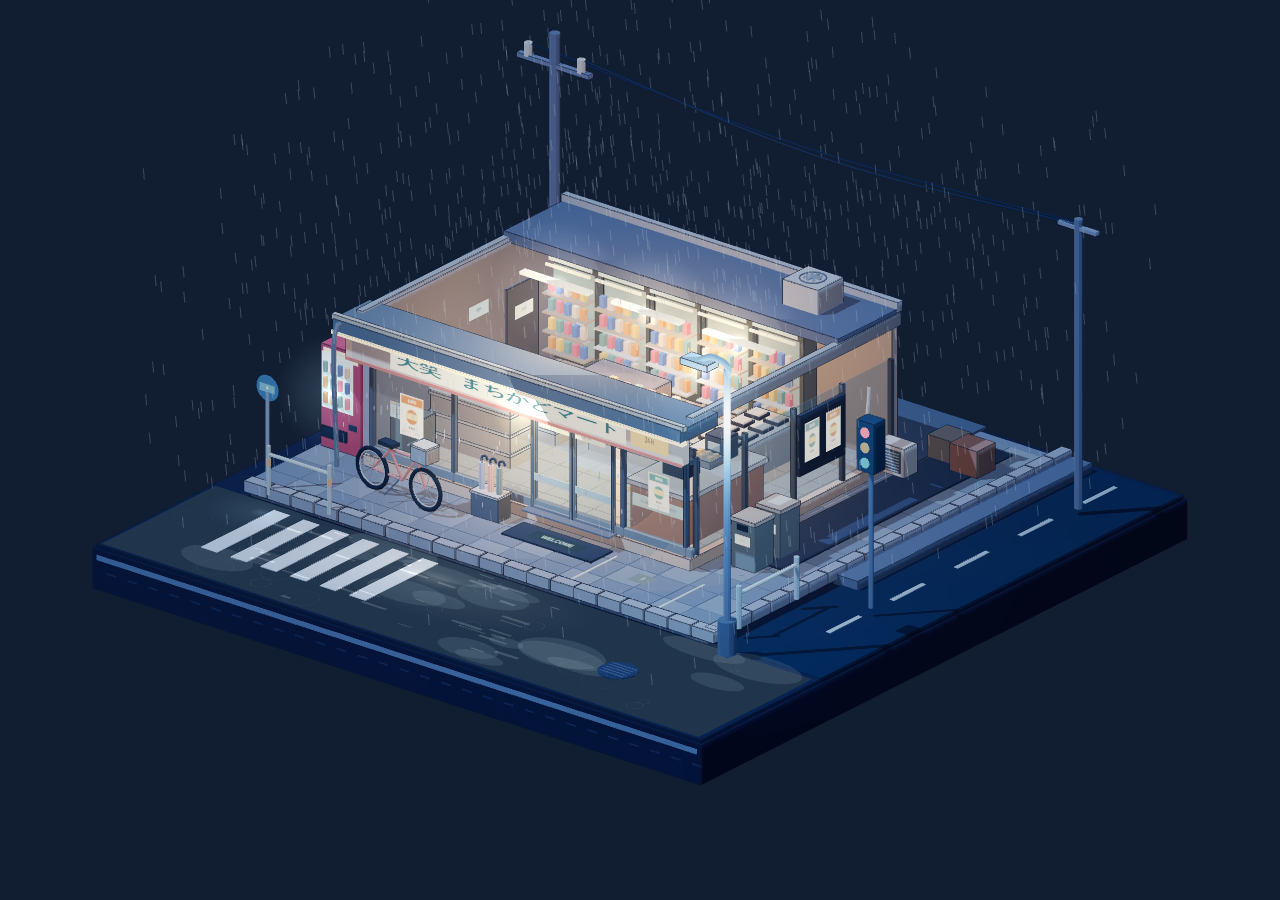
<file: rainy-corner/index.html>
<!doctype html>
<html lang="zh-CN">
<head>
<meta charset="utf-8"><meta name="viewport" content="width=device-width,initial-scale=1,viewport-fit=cover">
<meta name="theme-color" content="#111d30"><title>雨夜便利店 · 天笑</title>
<link rel="icon" href="data:,">
<style>html,body{margin:0;width:100%;height:100%;overflow:hidden;background:#111d30}canvas{display:block;width:100%;height:100%;touch-action:none;outline:none}body{background:radial-gradient(ellipse at 50% 45%,#24344e,#101a2b 75%)}@media(prefers-reduced-motion:reduce){canvas{scroll-behavior:auto}}</style>
<script type="importmap">{"imports":{"three":"./vendor/three.module.min.js"}}</script>
</head>
<body><canvas aria-label="雨夜便利店微缩三维场景，可拖拽旋转，滚轮或双指缩放" tabindex="0"></canvas><script type="module" src="./scene.js?v=1"></script></body>
</html>
</file>
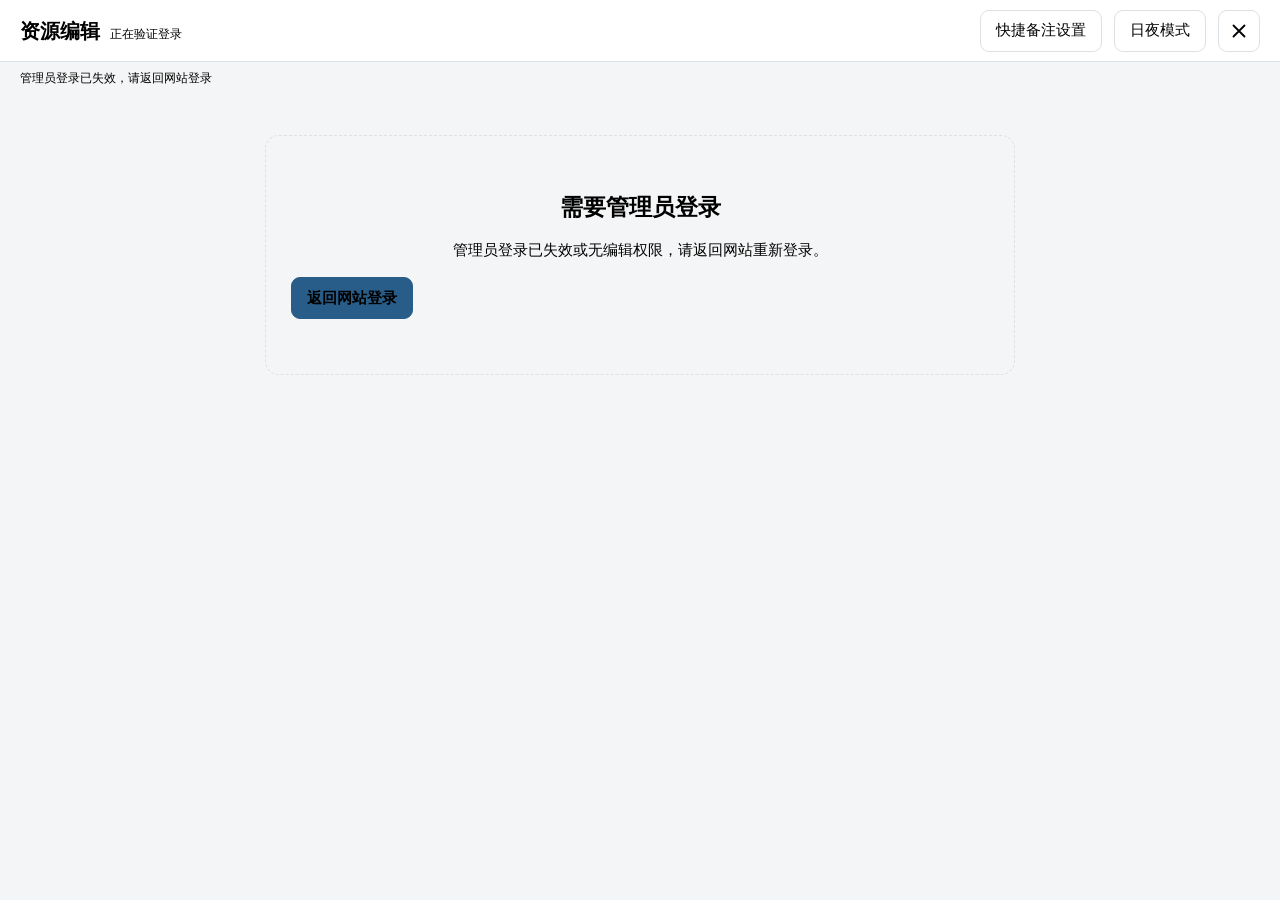
<file: admin-resource.html>
<!doctype html>
<html lang="zh-CN">
<head>
<meta charset="utf-8">
<meta name="viewport" content="width=device-width,initial-scale=1,viewport-fit=cover">
<meta name="robots" content="noindex,nofollow">
<meta http-equiv="Content-Security-Policy" content="default-src 'self'; script-src 'self'; style-src 'self'; img-src 'self' https: http: data: blob:; connect-src 'self' https://api.tian-xiao.com; object-src 'none'; base-uri 'self'; form-action 'none'">
<title>资源编辑 · 天笑の窝</title>
<link rel="stylesheet" href="resource-editor.css?v=93b189e02583daa2">
<script src="link-editor.js?v=792563cdda2f6e77" defer></script>
<script src="resource-image-tools.js?v=9caf76ecff9a8f7a0aef314f0232ffd304c6d58545f6aff3442119c2c370e272" defer></script>
<script src="resource-editor.js?v=991d53ab9355ab17" defer></script>
<link rel="icon" type="image/png" sizes="32x32" href="assets/site-icons/cat-f881eec6c104-32.png">
<link rel="icon" type="image/svg+xml" sizes="any" href="assets/site-icons/cat-face-e758088f6eb0.svg">
<link rel="apple-touch-icon" sizes="180x180" href="assets/site-icons/cat-f881eec6c104-180.png">
<link rel="stylesheet" href="admin-text-outline.css?v=8026c51e270d2c23">
</head>
<body class="resource-editor-page">
<header class="topbar"><div class="brand"><strong>资源编辑</strong><span id="account">正在验证登录</span></div><button id="remarkSettingsButton" class="owner-field" type="button">快捷备注设置</button><button id="themeButton" type="button" aria-label="切换日夜模式">日夜模式</button><button id="closeEditor" class="editor-close" type="button" aria-label="关闭资源编辑"><svg viewBox="0 0 24 24" aria-hidden="true"><path d="M6 6L18 18M18 6L6 18"/></svg></button></header>
<p id="status" class="status" role="status" aria-live="polite">正在读取管理员信息…</p>
<section id="locked" class="empty" hidden><h1 id="accessTitle">正在验证管理员</h1><p id="accessMessage" role="status"></p><div class="toolbar"><button id="retryAccess" type="button" hidden>重新验证</button><a id="accessReturn" class="primary button-link" href="./">返回网站</a></div></section>
<div id="workspace" class="workspace" hidden>
<aside><button id="newResource" class="primary wide" type="button">新增资源</button><details id="resourceBrowser"><summary>切换资源 <span id="resourceCount"></span></summary><label class="search-label"><span>搜索资源</span><input id="resourceSearch" type="search" placeholder="标题、编号或标签" autocomplete="off"></label><div class="resource-list-tools"><select id="resourceFilter" aria-label="资源状态"><option value="all">全部资源</option><option value="mine">我的发布</option><option value="drafts">草稿</option><option value="published">已发布</option></select><button id="refreshList" type="button">刷新列表</button></div><p id="draftCount" class="hint"></p><p id="listStatus" class="hint" role="status"></p><div id="resourceList" class="resource-list"></div></details><details id="linkReportInbox"><summary>链接报告</summary><p id="reportQueueHint" class="hint" role="status"></p><div id="linkReportQueue" class="resource-list"></div><button id="moreLinkReports" type="button" hidden>加载更多</button></details><p class="aside-note">每次只保存当前资源。其他资源和站点设置不会随表单一起提交。</p></aside>
<main><div id="resourceLoading" class="notice" role="status" hidden><span id="resourceLoadingText"></span><button id="retryResource" type="button" hidden>重试读取</button></div>
<section id="welcome" class="empty"><h1>集中编辑一份资源</h1><p>切换资源，或点击新增。标题、图片、作品信息和下载链接在同一个页面管理。</p></section>
<details id="remarkManager" class="subpanel owner-field"><summary>管理快捷备注</summary><p class="hint">最多20条，支持换行。选择后直接填入备注；修改预设不会改动已有链接。</p><div id="remarkRows"></div><div class="toolbar"><button id="addRemark" type="button">添加快捷备注</button><button id="saveRemarks" type="button">保存快捷备注</button></div><p id="remarkStatus" class="hint" role="status"></p></details>
<form id="editor" hidden novalidate>
<div class="resource-heading"><div><p class="eyebrow" id="resourceState">新资源</p><h1 id="editorTitle">新增资源</h1><code id="resourceId"></code></div><div class="toolbar"><span class="revision" id="revision"></span><button id="copyResource" type="button" title="复制云端已保存的资料与图片，下载链接留空" hidden>复制为新资源</button><button id="deleteResource" class="danger owner-field" type="button" hidden>删除资源</button></div></div>
<div id="draftBanner" class="notice" hidden><p id="draftMessage"></p><button id="restoreDraft" type="button">恢复草稿</button><button id="discardDraft" type="button">清除本页草稿</button></div>
<nav class="section-nav" role="tablist" aria-label="编辑区域"><button type="button" role="tab" data-editor-tab="basic" aria-controls="basic" aria-selected="true">基本信息</button><button type="button" role="tab" data-editor-tab="pictures" aria-controls="pictures" aria-selected="false">图片</button><button type="button" role="tab" data-editor-tab="downloads" aria-controls="downloads" aria-selected="false">下载链接</button><button type="button" role="tab" data-editor-tab="history" aria-controls="history" aria-selected="false">历史版本</button></nav>
<fieldset id="editorFields">
<section class="panel" id="basic"><div class="section-heading"><h2>基本信息</h2><span>未填写的作品信息不展示</span></div><div class="fields">
<label class="full">标题 <span class="required">必填</span><input id="title" name="title" maxlength="2000" required autocomplete="off"></label>
<label class="full">标签<input id="tags" name="tags" maxlength="4000" placeholder="例如：PC RPG 汉化" autocomplete="off"></label>
<label>资源大小<input id="size" name="size" maxlength="40" placeholder="例如：3.4GB、500MB；可留空" autocomplete="off"></label>
<label>游戏版本号<input id="gameVersion" name="gameVersion" maxlength="80" placeholder="例如 v1.2.0，可留空" autocomplete="off"></label>
<label>DL编号<input id="rjCode" name="rjCode" placeholder="自由填写，可留空" autocomplete="off"></label>
<label>开发者<input id="company" name="company" maxlength="160" autocomplete="off"></label>
<label>汉化<input id="translationTeam" name="translationTeam" maxlength="160" placeholder="汉化组名称；可留空" autocomplete="off"></label>
<label class="full">正版链接<input id="officialUrl" name="officialUrl" type="url" maxlength="4096" placeholder="正版销售页或官网；可留空" autocomplete="off"></label>
<label class="full">简介<textarea id="desc" name="desc" rows="4" maxlength="100000" placeholder="填写资源简介，支持换行"></textarea></label>
</div><details class="editor-more owner-field"><summary>更多设置</summary>
<label class="check owner-field"><input id="isPinned" name="isPinned" type="checkbox">置顶此资源</label>
</details></section>
<section class="panel" id="pictures"><div class="section-heading"><h2>图片 <span id="imageCount" class="count"></span></h2><span>可调整顺序，首张用于卡片封面</span></div>
<div class="toolbar"><button id="addImage" type="button">加图（链接）</button><label class="file-button">加图（上传）<input id="imageUpload" type="file" accept="image/*" multiple></label><label class="folder-label">上传文件夹<select id="imageFolder"><option value="">默认</option></select></label></div>
<input id="replaceUpload" type="file" accept="image/*" hidden><p id="uploadStatus" class="hint" role="status"></p><div id="images" class="image-gallery"></div>
</section>
<section class="panel" id="downloads"><div class="section-heading"><h2>下载链接 <span id="linkCount" class="count"></span></h2><span>每条链接独立保存密码和备注</span></div>
<div id="resourceReports" class="subpanel" aria-label="已发布链接的报告" hidden></div>
<p id="linkState" class="hint" role="status"></p><p class="hint">每组链接的备注框下方可直接选择快捷备注。<button id="linkRemarkSettings" class="owner-field" type="button">快捷备注设置</button></p><details class="subpanel"><summary>批量导入网盘链接</summary><label>网盘分享文案<textarea id="shareText" rows="5" maxlength="60000" placeholder="粘贴整段分享文案，可包含网盘名、分卷、链接和提取码。"></textarea></label><div class="actions"><button id="importShare" type="button">一键导入网盘链接</button><button id="recognize" type="button">预览识别结果</button><button id="clearShareText" type="button">清空</button></div><p id="importStatus" class="hint" role="status"></p><div id="importPreview"></div></details>
<details id="presetManager" class="subpanel owner-field"><summary>管理快捷解压码</summary><p class="hint">天笑账号新增链接时自动填入名为“天笑”的快捷解压码。可以逐组修改。</p><div id="presetRows"></div><div class="toolbar"><button id="addPreset" type="button">添加快捷码</button><button id="savePresets" type="button">保存快捷码</button></div><p id="presetStatus" class="hint" role="status"></p></details>
<div id="links" class="link-list"></div><button id="addLink" type="button">添加网盘链接</button> <button id="addExternalLink" type="button">添加外盘下载</button>
</section>
<section class="panel" id="history"><div class="section-heading"><h2>历史版本</h2><span>载入历史后仍需保存才会生效</span></div><details id="historyDetails"><summary>查看云端历史版本</summary><div id="historyList"></div></details></section>
</fieldset>
<footer class="savebar"><div class="save-state"><strong id="saveState">尚未保存</strong><span id="draftState">编辑内容自动保存为本机草稿</span></div><div class="save-actions"><details class="draft-tools"><summary>更多</summary><div class="draft-tools-menu"><button id="deleteDraft" type="button">删除草稿</button><button id="exportDraft" type="button">导出草稿</button><label class="file-button compact">导入草稿<input id="importDraft" type="file" accept="application/json,.json"></label><button id="reloadResource" type="button">重新读取</button></div></details><button id="saveDraft" type="button">保存草稿</button><button id="saveResource" class="primary" type="submit">发布资源</button></div></footer>
</form>
</main>
</div>
</body></html>
</file>
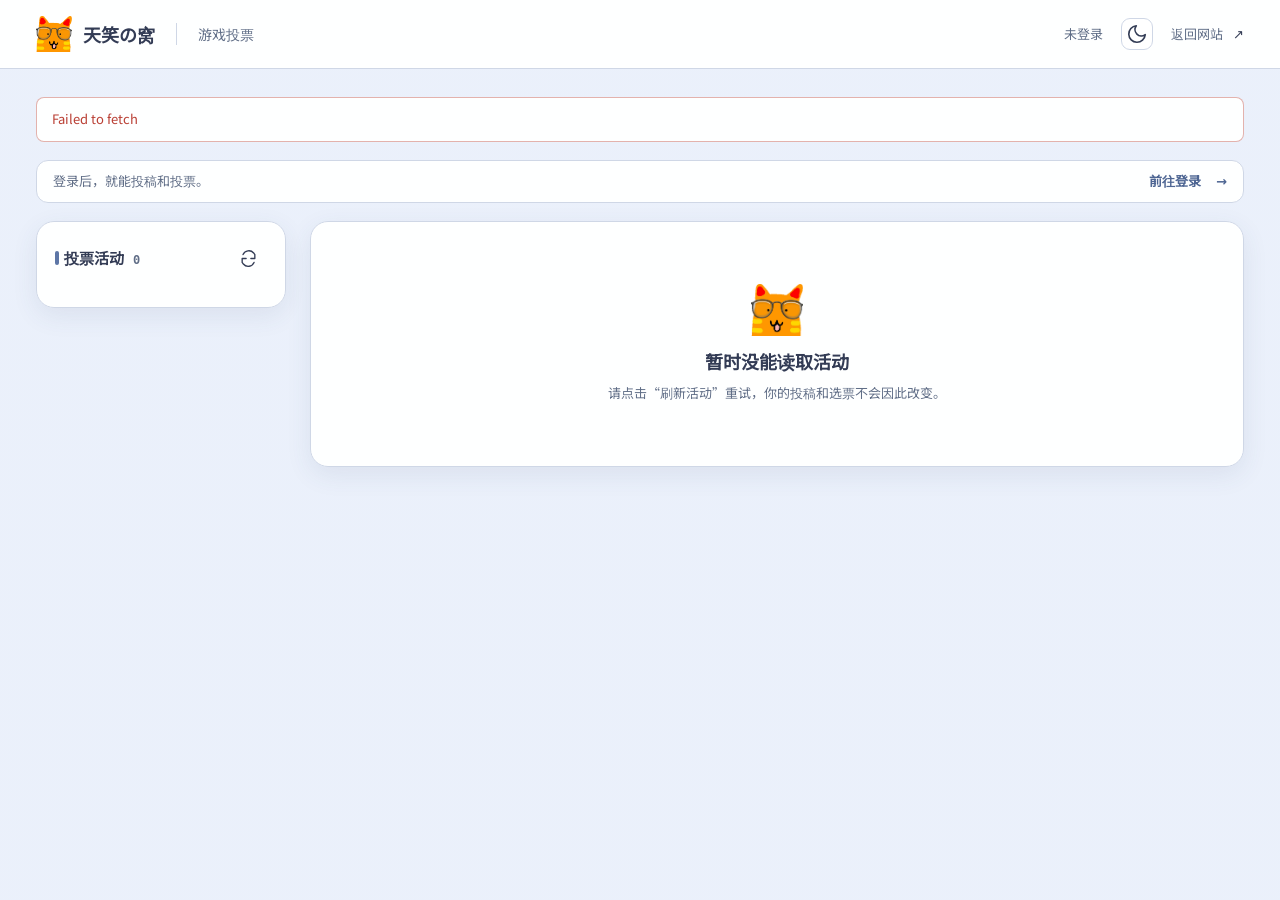
<file: polls.html>
<!doctype html><html lang="zh-CN"><head><meta charset="utf-8"><meta name="viewport" content="width=device-width,initial-scale=1,viewport-fit=cover"><meta name="robots" content="noindex"><meta http-equiv="Content-Security-Policy" content="default-src 'self'; script-src 'self'; style-src 'self'; img-src 'self' https://api.tian-xiao.com https://img.tian-xiao.com/site-ui/illustration-20261104/ blob:; connect-src 'self' https://api.tian-xiao.com; object-src 'none'; base-uri 'self'; form-action 'none'"><title>游戏投票 · 天笑の窝</title><link rel="icon" href="assets/site-icons/cat-face-e758088f6eb0.svg" type="image/svg+xml"><link rel="stylesheet" href="polls.css?v=41d17aa838b0494e"><script src="polls.js?v=3d73afc943e2e5a7" defer></script></head>
<body>
<header class="site-header"><div class="header-inner"><a class="brand" href="./" aria-label="返回天笑の窝"><img src="assets/site-icons/cat-face-e758088f6eb0.svg" width="36" height="36" alt=""><span>天笑の窝</span></a><span class="header-divider"></span><h1>游戏投票</h1><div class="header-actions"><span id="accountName">正在读取账号</span><button id="theme" class="header-icon-btn" type="button" aria-label="切换至夜间模式" title="夜间模式"><svg viewBox="0 0 24 24" width="22" height="22" fill="none" stroke="currentColor" stroke-width="1.8" stroke-linecap="round" stroke-linejoin="round"><path d="M21 12.79A9 9 0 1 1 11.21 3 7 7 0 0 0 21 12.79z"/></svg></button><a class="back-link" href="./">返回网站 <span aria-hidden="true">↗</span></a></div></div></header>
<main>
<section id="pollCarousel" class="poll-carousel" role="region" aria-roledescription="轮播图" aria-label="投票轮播图" tabindex="0" hidden>
<div class="carousel-visual"><img id="pollCarouselImage" alt="投票轮播图" hidden><p id="carouselHint" class="carousel-hint">暂无轮播图</p></div>
<button id="carouselPrevious" class="carousel-arrow" type="button" aria-label="上一张轮播图" hidden>‹</button><button id="carouselNext" class="carousel-arrow" type="button" aria-label="下一张轮播图" hidden>›</button>
<div class="carousel-bottom"><div id="carouselTools" class="carousel-tools" hidden><button id="carouselNew" type="button">新增</button><button id="carouselDelete" type="button">删除</button><button id="carouselUpload" type="button">上传</button></div><div class="carousel-indicators"><div id="carouselDots" class="carousel-dots"></div><span id="carouselPosition">0 / 0</span></div></div>
<input id="carouselFile" type="file" accept="image/jpeg,image/png,image/webp" hidden>
</section>
<p id="status" role="status" aria-live="polite"></p><p id="loginHint" class="login-banner" hidden><span>登录后，就能投稿和投票。</span><a href="./">前往登录 <span aria-hidden="true">→</span></a></p>
<form id="createForm" class="panel create-panel" hidden><div class="form-heading"><div><h2>发起游戏投票</h2></div><button id="cancelCreate" type="button" class="quiet">取消</button></div><div class="form-grid"><label>投票标题<input id="pollTitle" value="让我们一起van♂游戏" maxlength="120" placeholder="输入投票标题" required></label><label>可投稿人数<input id="pollLimit" type="number" min="1" max="500" value="20" required></label><label class="full">活动说明<textarea id="pollDescription" maxlength="2000" rows="3" placeholder="介绍这一轮投票的主题或安排"></textarea></label></div><div class="rules-slot"></div><div class="form-footer"><p class="hint">每位用户可投稿一款游戏，由管理员开启投票。</p><button type="submit" id="createSubmit" class="primary">创建并开放投稿</button></div></form>
<div class="workspace"><aside class="activity-sidebar"><div class="section-label"><h2>投票活动 <span id="pollCount">0</span></h2><button id="reloadList" type="button" class="icon-button" aria-label="刷新活动" title="刷新活动"><svg viewBox="0 0 24 24" aria-hidden="true"><path d="M20 7v5h-5M4 17v-5h5M5.1 7a8 8 0 0 1 13.4-2L20 7M4 17l1.5 2A8 8 0 0 0 19 17"/></svg></button></div><div id="pollList"></div><button id="newPoll" type="button" class="primary" hidden>发起投票</button></aside><section id="detail" aria-live="polite"><div class="empty"><p>正在读取投票活动…</p></div></section></div>

</main>
<template id="emptyTemplate"><div class="empty-state"><img class="empty-mascot" src="assets/site-icons/cat-face-e758088f6eb0.svg" width="52" height="52" alt=""><h2 class="empty-title">暂无投票活动</h2><p class="empty-description">管理员发起投票后会显示在这里。</p></div></template>
<template id="rulesTemplate"><fieldset class="vote-rules"><legend>投票规则</legend><label>选择方式<select name="choiceMode"><option value="single">单选</option><option value="multiple">多选</option></select></label><div class="choice-bounds" hidden><label>最少选择几款<input name="minChoices" type="number" min="1" max="500" value="1" required></label><label>最多选择几款<input name="maxChoices" type="number" min="1" max="500" value="1" required></label></div><label class="check-label"><input name="allowChange" type="checkbox" checked>允许改投或撤回</label><label>结果公开时机<select name="resultsVisibility"><option value="always">始终公开</option><option value="after_vote">投票后可见，结束后公开</option><option value="after_close">结束后公开</option></select></label><label>投票截止时间（本地时间，可留空）<input name="endsAt" type="datetime-local"></label><p class="rules-lock hint" hidden>已有用户投票，选择数量、改投和结果公开规则已锁定；仍可调整截止时间或结束活动。</p></fieldset></template>
<template id="detailTemplate"><section class="poll-heading panel">
  <div class="poll-topline"><span class="phase"></span><button class="reload" type="button">刷新活动</button></div>
  <h2 class="title"></h2><p class="description"></p>
  <div class="poll-stats" aria-label="活动数据"></div>
  <div class="poll-facts"><span class="meta"></span><span class="rule-summary"></span></div>
  <p class="deadline"></p>
</section>
<form class="manage panel" hidden><details><summary><span><span class="admin-dot"></span>活动管理</span><span class="summary-note">规则与阶段 <span aria-hidden="true">＋</span></span></summary><div class="manage-fields"><h3>管理投票</h3><label>可投稿人数<input name="limit" type="number" min="1" max="500" required></label><label>当前阶段<select name="phase"><option value="submission">征集投稿</option><option value="voting">开放投票</option><option value="closed">已结束</option></select></label><div class="rules-slot"></div><p class="hint">开始投票时，候选游戏数须达到最少选择数量。已有投票后不能重开投稿；结束后可重新开放投票。</p><button type="submit">保存投票设置</button></div></details></form>
<form class="nominate panel" hidden><div class="form-heading"><div><h3>投稿一款游戏</h3></div><span class="form-badge">每人一款</span></div><label>游戏名称<input name="title" maxlength="120" placeholder="输入完整游戏名称" required></label><label>游戏大小<input name="gameSize" required maxlength="40" placeholder="例如 1.5 GB 或 800 MB"></label><label class="upload-zone">游戏图片（1–4张）<input name="images" type="file" accept="image/jpeg,image/png,image/webp" multiple></label><div class="submission-previews"></div><p class="image-count hint">已选0/4张，可分次添加</p><p class="hint">支持JPG、PNG、WebP，每张自动压缩上传，保持原始比例。同一活动内，游戏名称不能重复。</p><button type="submit" class="primary">提交游戏</button></form>
<div class="candidates-heading"><h3>候选游戏 <span class="entry-count"></span></h3><p class="participation"></p></div><p class="result-notice hint"></p><form class="vote-form"><div class="entries"></div><div class="ballot-actions" hidden><p class="selection-count" role="status"></p><div class="actions"><button class="submit-ballot primary" type="submit">提交投票</button><button class="withdraw-ballot" type="button" hidden>撤回投票</button></div></div></form></template>
<dialog id="voteCheck" aria-labelledby="voteCheckTitle" aria-describedby="votePrompt">
<h2 id="voteCheckTitle">投票图片验证</h2><p id="votePrompt"></p><div id="votePictures"></div><p id="voteHint" role="status"></p>
<div class="actions"><button id="voteCancel" type="button" autofocus>取消</button><button id="voteRetry" type="button">换一题</button></div>
</dialog>
<dialog id="imageDialog" aria-label="游戏图片预览"><div class="image-dialog-heading"><span id="imageCaption"></span><button id="closeImage" type="button" aria-label="关闭图片预览">×</button></div><img id="largeImage" alt=""><div class="image-navigation"><button id="previousImage" type="button">上一张</button><button id="nextImage" type="button">下一张</button></div></dialog>
</body></html>
</file>
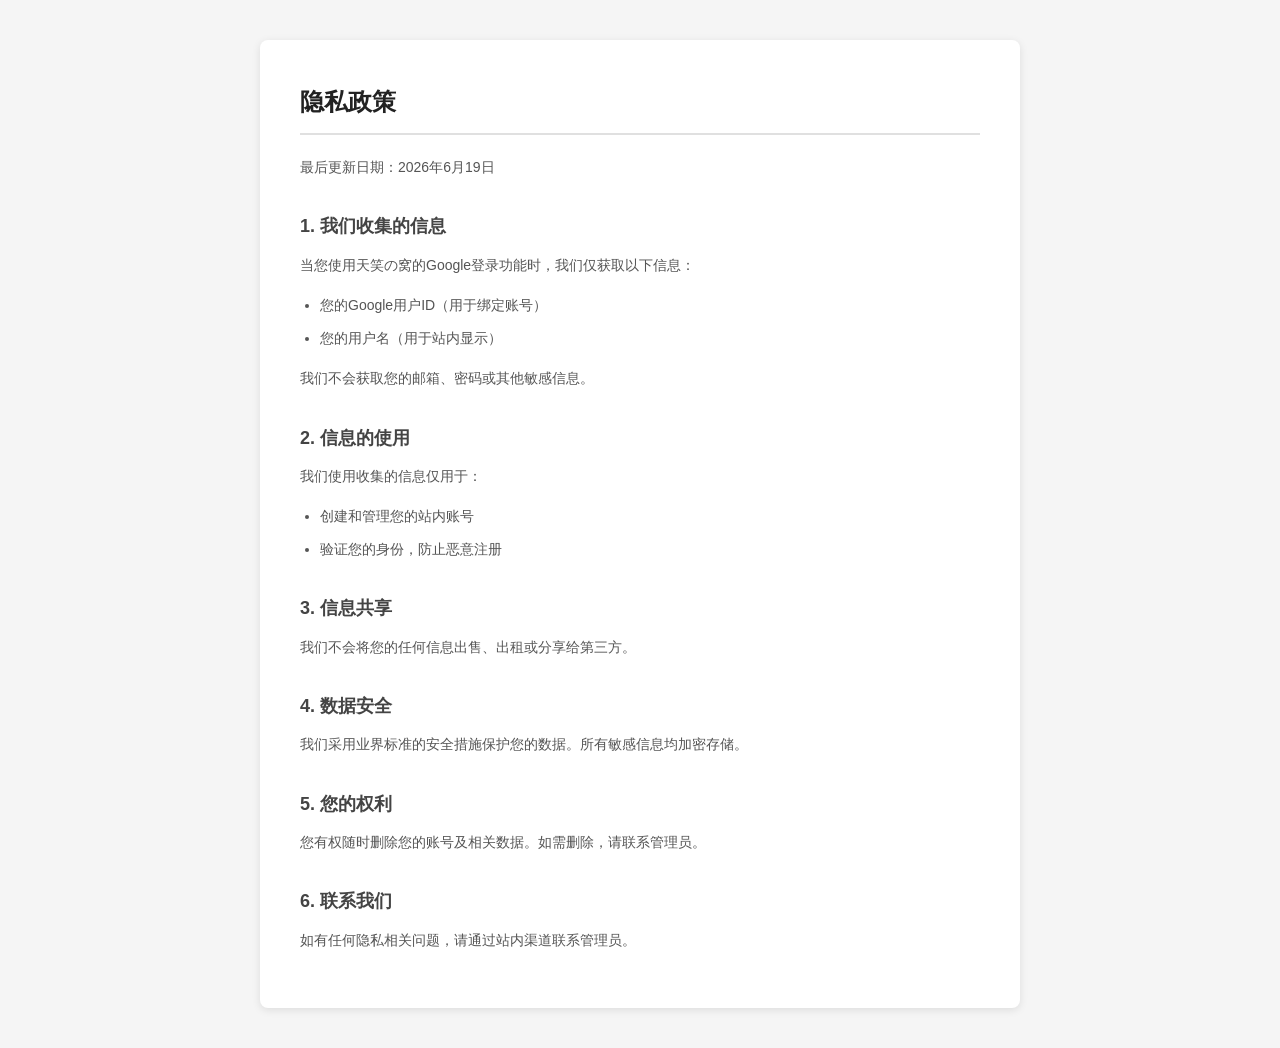
<file: privacy.html>
<!DOCTYPE html>
<html lang="zh-CN">
<head>
<meta charset="UTF-8">
<meta name="viewport" content="width=device-width, initial-scale=1.0">
<title>隐私政策 - 天笑の窝</title>
<style>
*{margin:0;padding:0;box-sizing:border-box}
body{font-family:-apple-system,BlinkMacSystemFont,"Segoe UI",Roboto,sans-serif;line-height:1.8;color:#333;max-width:800px;margin:0 auto;padding:40px 20px;background:#f5f5f5}
.container{background:#fff;padding:40px;border-radius:8px;box-shadow:0 2px 8px rgba(0,0,0,0.1)}
h1{font-size:24px;margin-bottom:20px;color:#222;border-bottom:2px solid #e0e0e0;padding-bottom:10px}
h2{font-size:18px;margin:30px 0 10px;color:#444}
p{margin-bottom:15px;font-size:14px;color:#555}
ul{margin:10px 0 15px 20px}
li{margin-bottom:8px;font-size:14px;color:#555}
a{color:#0366d6;text-decoration:none}
a:hover{text-decoration:underline}
</style>
</head>
<body>
<div class="container">
<h1>隐私政策</h1>
<p>最后更新日期：2026年6月19日</p>

<h2>1. 我们收集的信息</h2>
<p>当您使用天笑の窝的Google登录功能时，我们仅获取以下信息：</p>
<ul>
<li>您的Google用户ID（用于绑定账号）</li>
<li>您的用户名（用于站内显示）</li>
</ul>
<p>我们不会获取您的邮箱、密码或其他敏感信息。</p>

<h2>2. 信息的使用</h2>
<p>我们使用收集的信息仅用于：</p>
<ul>
<li>创建和管理您的站内账号</li>
<li>验证您的身份，防止恶意注册</li>
</ul>

<h2>3. 信息共享</h2>
<p>我们不会将您的任何信息出售、出租或分享给第三方。</p>

<h2>4. 数据安全</h2>
<p>我们采用业界标准的安全措施保护您的数据。所有敏感信息均加密存储。</p>

<h2>5. 您的权利</h2>
<p>您有权随时删除您的账号及相关数据。如需删除，请联系管理员。</p>

<h2>6. 联系我们</h2>
<p>如有任何隐私相关问题，请通过站内渠道联系管理员。</p>
</div>
</body>
</html>
</file>
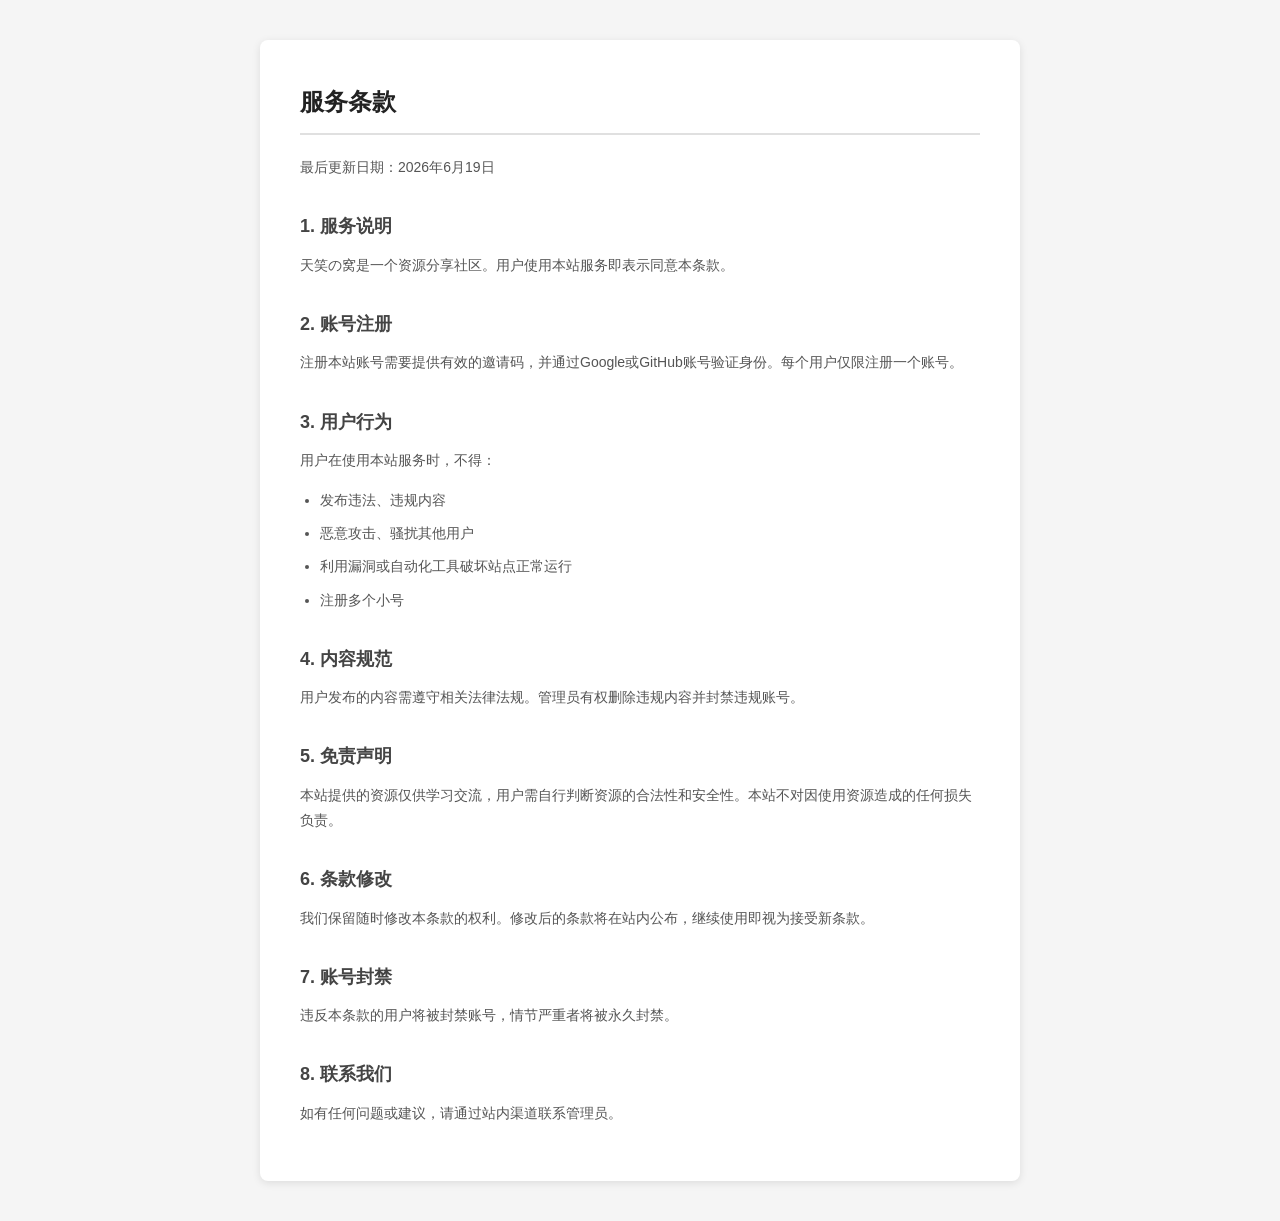
<file: terms.html>
<!DOCTYPE html>
<html lang="zh-CN">
<head>
<meta charset="UTF-8">
<meta name="viewport" content="width=device-width, initial-scale=1.0">
<title>服务条款 - 天笑の窝</title>
<style>
*{margin:0;padding:0;box-sizing:border-box}
body{font-family:-apple-system,BlinkMacSystemFont,"Segoe UI",Roboto,sans-serif;line-height:1.8;color:#333;max-width:800px;margin:0 auto;padding:40px 20px;background:#f5f5f5}
.container{background:#fff;padding:40px;border-radius:8px;box-shadow:0 2px 8px rgba(0,0,0,0.1)}
h1{font-size:24px;margin-bottom:20px;color:#222;border-bottom:2px solid #e0e0e0;padding-bottom:10px}
h2{font-size:18px;margin:30px 0 10px;color:#444}
p{margin-bottom:15px;font-size:14px;color:#555}
ul{margin:10px 0 15px 20px}
li{margin-bottom:8px;font-size:14px;color:#555}
a{color:#0366d6;text-decoration:none}
a:hover{text-decoration:underline}
</style>
</head>
<body>
<div class="container">
<h1>服务条款</h1>
<p>最后更新日期：2026年6月19日</p>

<h2>1. 服务说明</h2>
<p>天笑の窝是一个资源分享社区。用户使用本站服务即表示同意本条款。</p>

<h2>2. 账号注册</h2>
<p>注册本站账号需要提供有效的邀请码，并通过Google或GitHub账号验证身份。每个用户仅限注册一个账号。</p>

<h2>3. 用户行为</h2>
<p>用户在使用本站服务时，不得：</p>
<ul>
<li>发布违法、违规内容</li>
<li>恶意攻击、骚扰其他用户</li>
<li>利用漏洞或自动化工具破坏站点正常运行</li>
<li>注册多个小号</li>
</ul>

<h2>4. 内容规范</h2>
<p>用户发布的内容需遵守相关法律法规。管理员有权删除违规内容并封禁违规账号。</p>

<h2>5. 免责声明</h2>
<p>本站提供的资源仅供学习交流，用户需自行判断资源的合法性和安全性。本站不对因使用资源造成的任何损失负责。</p>

<h2>6. 条款修改</h2>
<p>我们保留随时修改本条款的权利。修改后的条款将在站内公布，继续使用即视为接受新条款。</p>

<h2>7. 账号封禁</h2>
<p>违反本条款的用户将被封禁账号，情节严重者将被永久封禁。</p>

<h2>8. 联系我们</h2>
<p>如有任何问题或建议，请通过站内渠道联系管理员。</p>
</div>
</body>
</html>
</file>
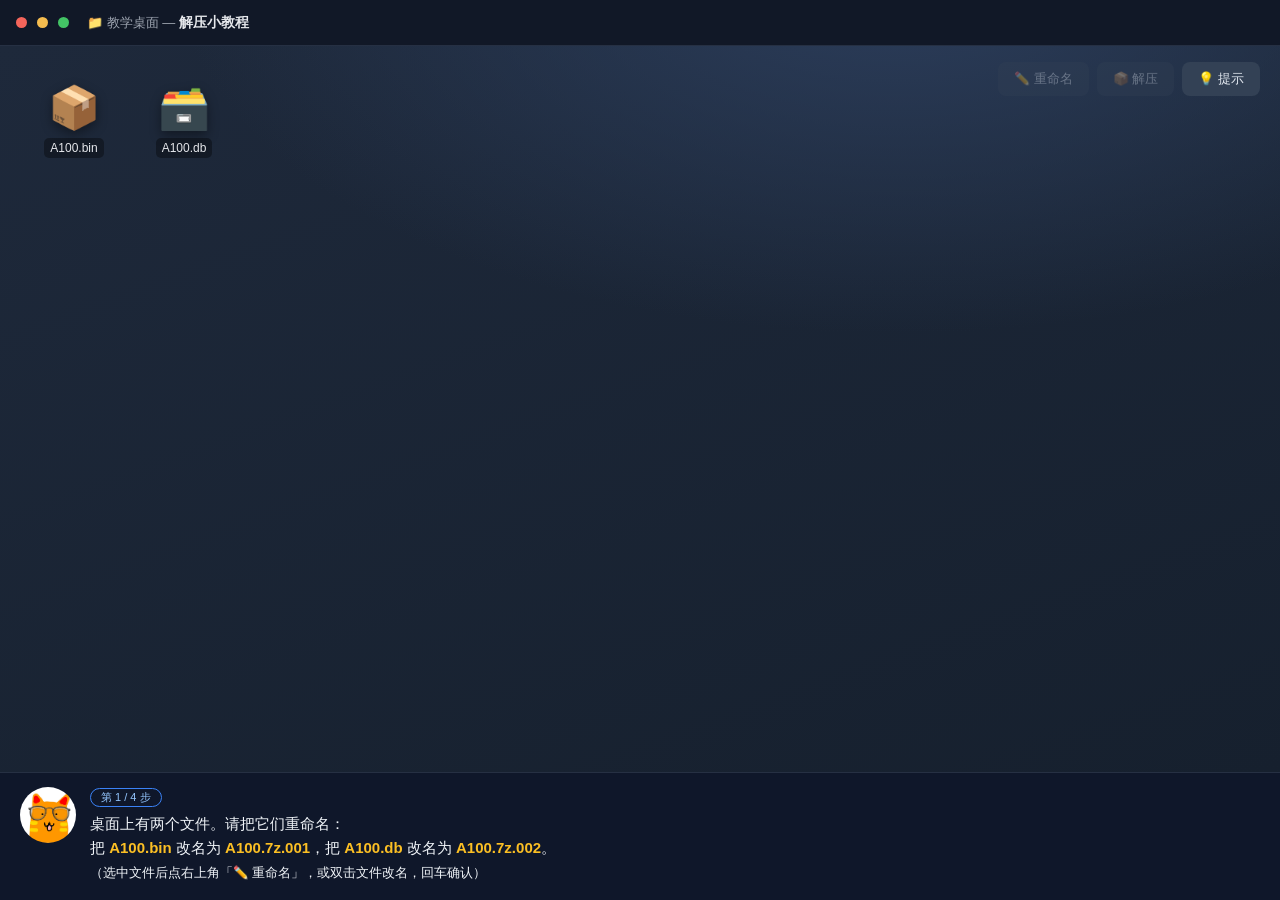
<file: guides/a.html>
<!DOCTYPE html>
<html lang="zh-CN">
<head>
<meta charset="UTF-8">
<meta name="viewport" content="width=device-width, initial-scale=1.0">
<title>解压小教学 · HTML 小游戏</title>
<style>
  * { margin:0; padding:0; box-sizing:border-box; user-select:none; }
  body {
    font-family: "Microsoft YaHei", "PingFang SC", sans-serif;
    background: #1b2432;
    height: 100vh; overflow: hidden;
    display: flex; flex-direction: column;
  }

  /* ===== 顶栏 ===== */
  #topbar {
    height: 46px; background:#111827;
    display:flex; align-items:center; padding:0 16px;
    color:#9ca3af; font-size:13px; gap:10px;
    border-bottom:1px solid #263043;
  }
  #topbar .dot { width:11px;height:11px;border-radius:50%; }
  .dot.r{background:#f5655b;} .dot.y{background:#f6bd4f;} .dot.g{background:#43c465;}
  #topbar b { color:#e5e7eb; font-size:14px; }

  /* ===== 桌面 ===== */
  #desktop {
    flex:1; position:relative; padding:26px;
    background:
      radial-gradient(1200px 600px at 70% -10%, #2c3e5c 0%, transparent 60%),
      linear-gradient(160deg,#1e293b 0%, #16202e 100%);
  }

  #desktop { display:flex; flex-wrap:wrap; gap:14px; align-content:flex-start; }
  .file {
    width:96px; padding:10px 4px 8px;
    display:flex; flex-direction:column; align-items:center; gap:6px;
    border-radius:10px; cursor:pointer;
    border:1.5px solid transparent;
    transition: transform .15s;
  }
  .file:hover { background:rgba(255,255,255,.06); }
  .file.selected { background:rgba(96,165,250,.18); border-color:#60a5fa; }
  .file.hint { animation: shake .5s ease 3; border-color:#fbbf24; }
  @keyframes shake {
    0%,100%{transform:translateX(0);}
    25%{transform:translateX(-5px);} 75%{transform:translateX(5px);}
  }
  .file.pop { animation: pop .5s ease; }
  @keyframes pop {
    0%{transform:scale(0) rotate(-15deg); opacity:0;}
    70%{transform:scale(1.15) rotate(4deg);}
    100%{transform:scale(1) rotate(0);}
  }
  .file .icon { font-size:42px; filter:drop-shadow(0 4px 6px rgba(0,0,0,.4)); }
  .file .name {
    font-size:12px; color:#e5e7eb; text-align:center;
    word-break:break-all; line-height:1.35; max-width:92px;
    background:rgba(0,0,0,.35); padding:2px 6px; border-radius:5px;
  }
  .file .name-input {
    width:92px; font-size:12px; padding:3px 5px; text-align:center;
    border:1.5px solid #60a5fa; border-radius:5px; outline:none;
    background:#0f172a; color:#fff;
  }

  /* ===== 工具栏 ===== */
  #toolbar {
    position:absolute; top:16px; right:20px;
    display:flex; gap:8px; z-index:5;
  }
  .tbtn {
    padding:8px 16px; border:none; border-radius:8px;
    background:#334155; color:#e2e8f0; font-size:13px; cursor:pointer;
    transition:.15s;
  }
  .tbtn:hover:not(:disabled) { background:#475569; transform:translateY(-1px); }
  .tbtn:disabled { opacity:.35; cursor:not-allowed; }

  /* ===== 底部提示面板 ===== */
  #guide {
    background:#0f172a; border-top:1px solid #263043;
    padding:14px 20px 16px; min-height:96px;
    display:flex; gap:14px; align-items:flex-start;
  }
  #mascot { font-size:38px; animation: bounce 2s infinite ease-in-out; }
  @keyframes bounce { 0%,100%{transform:translateY(0);} 50%{transform:translateY(-6px);} }
  #step-tag {
    display:inline-block; font-size:11px; color:#93c5fd;
    border:1px solid #3b82f6; border-radius:20px; padding:1px 10px;
    margin-bottom:5px;
  }
  #task-text { color:#f1f5f9; font-size:15px; line-height:1.6; }
  #task-text .hl { color:#fbbf24; font-weight:bold; }

  /* ===== 解压弹窗 ===== */
  .overlay {
    position:fixed; inset:0; background:rgba(2,6,23,.7);
    display:flex; align-items:center; justify-content:center; z-index:50;
    backdrop-filter: blur(2px);
  }
  .modal {
    width:340px; background:#1e293b; border:1px solid #334155;
    border-radius:14px; padding:26px 26px 22px; text-align:center;
    box-shadow:0 20px 60px rgba(0,0,0,.5);
  }
  .modal .m-icon { font-size:56px; animation: spinzip 1.2s infinite ease-in-out; }
  @keyframes spinzip { 0%,100%{transform:scale(1);} 50%{transform:scale(1.18) rotate(-6deg);} }
  .modal h3 { color:#f8fafc; margin:12px 0 4px; font-size:17px; }
  .modal p  { color:#94a3b8; font-size:12px; margin-bottom:16px; }
  .pbar-wrap { height:10px; background:#0f172a; border-radius:6px; overflow:hidden; }
  .pbar { height:100%; width:0%; border-radius:6px;
    background:linear-gradient(90deg,#3b82f6,#22d3ee); transition:width .12s; }
  #pbar-text { color:#60a5fa; font-size:12px; margin-top:8px; font-family:monospace; }

  /* ===== 通关 ===== */
  #txt-content {
    width:380px; max-width:85vw; text-align:center;
  }
  #txt-content .big { font-size:44px; margin-bottom:10px; }
  #txt-content h2 { color:#fbbf24; margin-bottom:12px; }
  #txt-content pre {
    text-align:left; background:#0f172a; border-radius:10px;
    padding:16px; color:#86efac; font-size:13px; line-height:1.8;
    white-space:pre-wrap; margin-bottom:18px;
  }
  .restart {
    padding:10px 28px; border:none; border-radius:8px; cursor:pointer;
    background:linear-gradient(90deg,#3b82f6,#6366f1); color:#fff; font-size:15px;
  }
  .restart:hover { filter:brightness(1.15); }

  .confetti { position:fixed; top:-40px; z-index:99; animation: fall linear forwards; }
  @keyframes fall { to { transform: translateY(110vh) rotate(720deg); opacity:.7; } }
</style>
</head>
<body>

<div id="topbar">
  <span class="dot r"></span><span class="dot y"></span><span class="dot g"></span>
  <span style="margin-left:8px;">📁 教学桌面 — <b>解压小教程</b></span>
</div>

<div id="desktop">
  <div id="toolbar">
    <button class="tbtn" id="btn-rename" disabled>✏️ 重命名</button>
    <button class="tbtn" id="btn-extract" disabled>📦 解压</button>
    <button class="tbtn" id="btn-hint">💡 提示</button>
  </div>
</div>

<div id="guide">
  <div id="mascot"><img src="[data-uri]" alt="cat" style="width:56px;height:56px;border-radius:50%;object-fit:cover;display:block;"></div>
  <div>
    <span id="step-tag">第 1 / 4 步</span>
    <div id="task-text"></div>
  </div>
</div>

<script>
/* ================= 状态 ================= */
const desktop = document.getElementById('desktop');
const taskText = document.getElementById('task-text');
const stepTag = document.getElementById('step-tag');
const btnRename = document.getElementById('btn-rename');
const btnExtract = document.getElementById('btn-extract');

let stage = 1;
let selectedId = null;
let renamingId = null;
let files = [];
let uid = 0;

/* 每一步的任务说明；targets 用于“提示”高亮与解压校验 */
const stages = {
  1: {
    tag: '第 1 / 4 步',
    html: '桌面上有两个文件。请把它们重命名：<br>把 <span class="hl">A100.bin</span> 改名为 <span class="hl">A100.7z.001</span>，把 <span class="hl">A100.db</span> 改名为 <span class="hl">A100.7z.002</span>。<br><small>（选中文件后点右上角「✏️ 重命名」，或双击文件改名，回车确认）</small>',
    hintNames: ['A100.bin', 'A100.db']
  },
  2: {
    tag: '第 2 / 4 步',
    html: '很好！分卷文件准备好了。<br>现在请<span class="hl">双击 A100.7z.001</span>（或选中后点「📦 解压」）开始解压，约需 3 秒。',
    hintNames: ['A100.7z.001', '7z.001'],
    extractTarget: 'A100.7z.001'
  },
  3: {
    tag: '第 3 / 4 步',
    html: '解压成功，桌面上出现了新文件 <span class="hl">A2.bin</span>。<br>请把它改名为 <span class="hl">A2.7z</span>，然后再解压它。',
    hintNames: ['A2.bin'],
    extractTarget: 'A2.7z'
  },
  4: {
    tag: '第 4 / 4 步',
    html: '又出现了一个 <span class="hl">A1.bin</span>！老规矩：<br>改名为 <span class="hl">A1.7z</span> → 解压它，就能看到最终文件啦。',
    hintNames: ['A1.bin'],
    extractTarget: 'A1.7z'
  }
};

/* ================= 文件操作 ================= */
function addFile(name, icon) {
  const f = { id: ++uid, name, icon };
  files.push(f);
  renderFiles();
  const el = desktop.querySelector(`[data-id="${f.id}"]`);
  if (el) el.classList.add('pop');
  return f;
}

function renderFiles() {
  desktop.querySelectorAll('.file').forEach(e => e.remove());
  files.forEach(f => {
    const el = document.createElement('div');
    el.className = 'file' + (f.id === selectedId ? ' selected' : '');
    el.dataset.id = f.id;
    if (renamingId === f.id) {
      el.innerHTML = `<div class="icon">${f.icon}</div>
        <input class="name-input" value="${f.name}" spellcheck="false">`;
      const inp = el.querySelector('input');
      inp.focus(); inp.select();
      const commit = () => commitRename(f.id, inp.value.trim());
      inp.addEventListener('keydown', e => {
        if (e.key === 'Enter') commit();
        if (e.key === 'Escape') { renamingId = null; renderFiles(); }
        e.stopPropagation();
      });
      inp.addEventListener('blur', commit);
      inp.addEventListener('dblclick', e => e.stopPropagation());
    } else {
      el.innerHTML = `<div class="icon">${f.icon}</div><div class="name">${f.name}</div>`;
      el.addEventListener('click', e => { e.stopPropagation(); selectFile(f.id); });
      el.addEventListener('dblclick', e => {
        e.stopPropagation();
        selectFile(f.id);
        onDoubleClick(f);
      });
    }
    desktop.appendChild(el);
  });
  updateToolbar();
}

function selectFile(id) {
  if (renamingId) return;
  selectedId = id;
  renderFiles();
}

function updateToolbar() {
  const f = files.find(x => x.id === selectedId);
  btnRename.disabled = !f || renamingId !== null;
  btnExtract.disabled = !f || renamingId !== null;
}

desktop.addEventListener('click', () => {
  if (renamingId) return;
  selectedId = null;
  renderFiles();
});

btnRename.addEventListener('click', () => {
  if (selectedId) { renamingId = selectedId; renderFiles(); }
});

btnExtract.addEventListener('click', () => {
  const f = files.find(x => x.id === selectedId);
  if (f) tryExtract(f);
});

function onDoubleClick(f) {
  if (f.name === '你已经完成教学.txt') { showTxtModal(); return; }
  if (/\.(001|7z)$/.test(f.name)) tryExtract(f);
  else { renamingId = f.id; renderFiles(); }
}

/* ================= 重命名与校验 ================= */
function commitRename(id, newName) {
  if (renamingId !== id) return;
  renamingId = null;
  const f = files.find(x => x.id === id);
  if (!f || !newName) { renderFiles(); return; }

  const old = f.name;
  if (newName === old) { renderFiles(); return; }
  if (files.some(x => x !== f && x.name === newName)) {
    toast(`已存在同名文件「${newName}」`, '⚠️');
    renderFiles(); return;
  }
  f.name = newName;
  renderFiles();

  /* 分阶段引导 */
  if (stage === 1) {
    const ok1 = /^(A100\.)?7z\.001$/.test(newName);
    const ok2 = /^(A100\.)?7z\.002$/.test(newName);
    if (old === 'A100.bin' && !ok1)
      toast('提示：A100.bin 应该改名为 A100.7z.001 哦', '💡');
    if (old === 'A100.db' && !ok2)
      toast('提示：A100.db 应该改名为 A100.7z.002 哦', '💡');
    const v1 = files.find(x => /^(A100\.)?7z\.001$/.test(x.name));
    const v2 = files.find(x => /^(A100\.)?7z\.002$/.test(x.name));
    if (v1 && v2) nextStage();
  }
  else if (stage === 3 && old === 'A2.bin') {
    if (newName !== 'A2.7z') toast('提示：应改名为 A2.7z', '💡');
  }
  else if (stage === 4 && old === 'A1.bin') {
    if (newName !== 'A1.7z') toast('提示：应改名为 A1.7z', '💡');
  }
}

function has(name) { return files.some(f => f.name === name); }

/* ================= 解压 ================= */
function tryExtract(f) {
  let expect = stages[stage] && stages[stage].extractTarget;
  if (stage === 2) {
    const v = files.find(x => /^(A100\.)?7z\.001$/.test(x.name));
    if (v) expect = v.name; else expect = 'A100.7z.001';
  }
  if (!expect) { toast('请修改正确的分卷后缀', '🐱'); return; }
  if (f.name !== expect) {
    toast(`现在要解压的是「${expect}」，不是它`, '⚠️');
    return;
  }
  showExtractAnim(f.name, () => {
    if (stage === 2) {
      addFile('A2.bin', '📦');
      nextStage();
    } else if (stage === 3) {
      addFile('A1.bin', '📦');
      nextStage();
    } else if (stage === 4) {
      addFile('你已经完成教学.txt', '📄');
      setTimeout(win, 600);
    }
  });
}

function showExtractAnim(archiveName, onDone) {
  const overlay = document.createElement('div');
  overlay.className = 'overlay';
  overlay.innerHTML = `
    <div class="modal">
      <div class="m-icon">📦</div>
      <h3>正在解压 ${archiveName}</h3>
      <p>解压中… 请不要关闭窗口 ⏳（约 3 秒）</p>
      <div class="pbar-wrap"><div class="pbar" id="pbar"></div></div>
      <div id="pbar-text">0%</div>
    </div>`;
  document.body.appendChild(overlay);
  const bar = overlay.querySelector('#pbar');
  const txt = overlay.querySelector('#pbar-text');
  let p = 0;
  const timer = setInterval(() => {
    p += 2 + Math.random() * 4;
    if (p >= 100) {
      p = 100; clearInterval(timer);
      txt.textContent = '100% — 解压完成！';
      setTimeout(() => { overlay.remove(); onDone(); }, 500);
    }
    bar.style.width = p + '%';
    txt.textContent = Math.floor(p) + '%';
  }, 100);
}

/* ================= 提示按钮 ================= */
const hintMsgs = {
  1: '把 A100.bin 改成 A100.7z.001，把 A100.db 改成 A100.7z.002',
  2: '双击 A100.7z.001 开始解压',
  3: '把 A2.bin 改名为 A2.7z，然后解压',
  4: '把 A1.bin 改名为 A1.7z，然后解压',
  5: '双击打开「你已经完成教学.txt」'
};
const hintPatterns = {
  1: [/^A100\.bin$/, /^A100\.db$/],
  2: [/7z\.001$/],
  3: [/^A2\.bin$/, /^A2\.7z$/],
  4: [/^A1\.bin$/, /^A1\.7z$/],
  5: [/完成教学\.txt$/]
};
document.getElementById('btn-hint').addEventListener('click', () => {
  let hit = false;
  files.forEach(f => {
    if ((hintPatterns[stage] || []).some(re => re.test(f.name))) {
      const el = desktop.querySelector(`[data-id="${f.id}"]`);
      if (el) { el.classList.remove('hint'); void el.offsetWidth; el.classList.add('hint'); hit = true; }
    }
  });
  toast(hintMsgs[stage] || '按底部说明操作即可', '💡');
});

/* ================= 提示气泡 ================= */
let toastTimer = null;
function toast(msg, icon) {
  let t = document.getElementById('toast');
  if (!t) {
    t = document.createElement('div');
    t.id = 'toast';
    t.style.cssText = `position:fixed; top:60px; left:50%; transform:translateX(-50%);
      background:#f59e0b; color:#111827; font-size:14px; font-weight:bold;
      padding:10px 22px; border-radius:24px; z-index:100;
      box-shadow:0 6px 20px rgba(0,0,0,.4); transition:opacity .3s;`;
    document.body.appendChild(t);
  }
  t.textContent = `${icon || '💡'} ${msg}`;
  t.style.opacity = 1;
  clearTimeout(toastTimer);
  toastTimer = setTimeout(() => t.style.opacity = 0, 2200);
}

/* ================= 流程控制 ================= */
function nextStage() {
  stage++;
  if (stages[stage]) setTask();
}

function setTask() {
  const s = stages[stage];
  stepTag.textContent = s.tag;
  taskText.innerHTML = s.html;
}

function win() {
  stage = 5;
  stepTag.textContent = '🎉 教程完成';
  taskText.innerHTML = '恭喜你！双击打开 <span class="hl">你已经完成教学.txt</span> 看看吧！';
  confetti();
}

/* 双击最终的 txt 查看内容 */
const origDbl = onDoubleClick;
function bindTxt() {
  files.filter(f => f.name === '你已经完成教学.txt').forEach(f => {
    const el = desktop.querySelector(`[data-id="${f.id}"]`);
    if (el && !el.dataset.txtBound) {
      el.dataset.txtBound = 1;
      el.addEventListener('dblclick', e => {
        e.stopPropagation();
        showTxtModal();
      });
    }
  });
}
setInterval(bindTxt, 500);

function showTxtModal() {
  const overlay = document.createElement('div');
  overlay.className = 'overlay';
  overlay.innerHTML = `
    <div class="modal" id="txt-content">
      <div class="big">🎉</div>
      <h2>你已经完成教学！</h2>
      <pre>尊敬的用户：
  您已成功完成本次解压教学！

  掌握的技能：
  ✔ 文件重命名（.bin / .db → .001 / .002）
  ✔ 分卷压缩包解压
  ✔ 多层压缩包逐层解压

  感谢您的参与，教学结束。</pre>
      <button class="restart" id="btn-restart">🔄 再玩一次</button>
    </div>`;
  document.body.appendChild(overlay);
  confetti();
  overlay.querySelector('#btn-restart').addEventListener('click', () => location.reload());
  overlay.addEventListener('click', e => { if (e.target === overlay) overlay.remove(); });
}

/* ================= 彩带 ================= */
function confetti() {
  const emo = ['🎉','✨','🎊','⭐','💐','🟡','🔵'];
  for (let i = 0; i < 40; i++) {
    const s = document.createElement('span');
    s.className = 'confetti';
    s.textContent = emo[Math.floor(Math.random() * emo.length)];
    s.style.left = Math.random() * 100 + 'vw';
    s.style.animationDuration = 2 + Math.random() * 2.5 + 's';
    s.style.fontSize = 14 + Math.random() * 20 + 'px';
    document.body.appendChild(s);
    setTimeout(() => s.remove(), 5000);
  }
}

/* ================= 初始化 ================= */
addFile('A100.bin', '📦');
addFile('A100.db', '🗃️');
setTask();
</script>
</body>
</html>
</file>
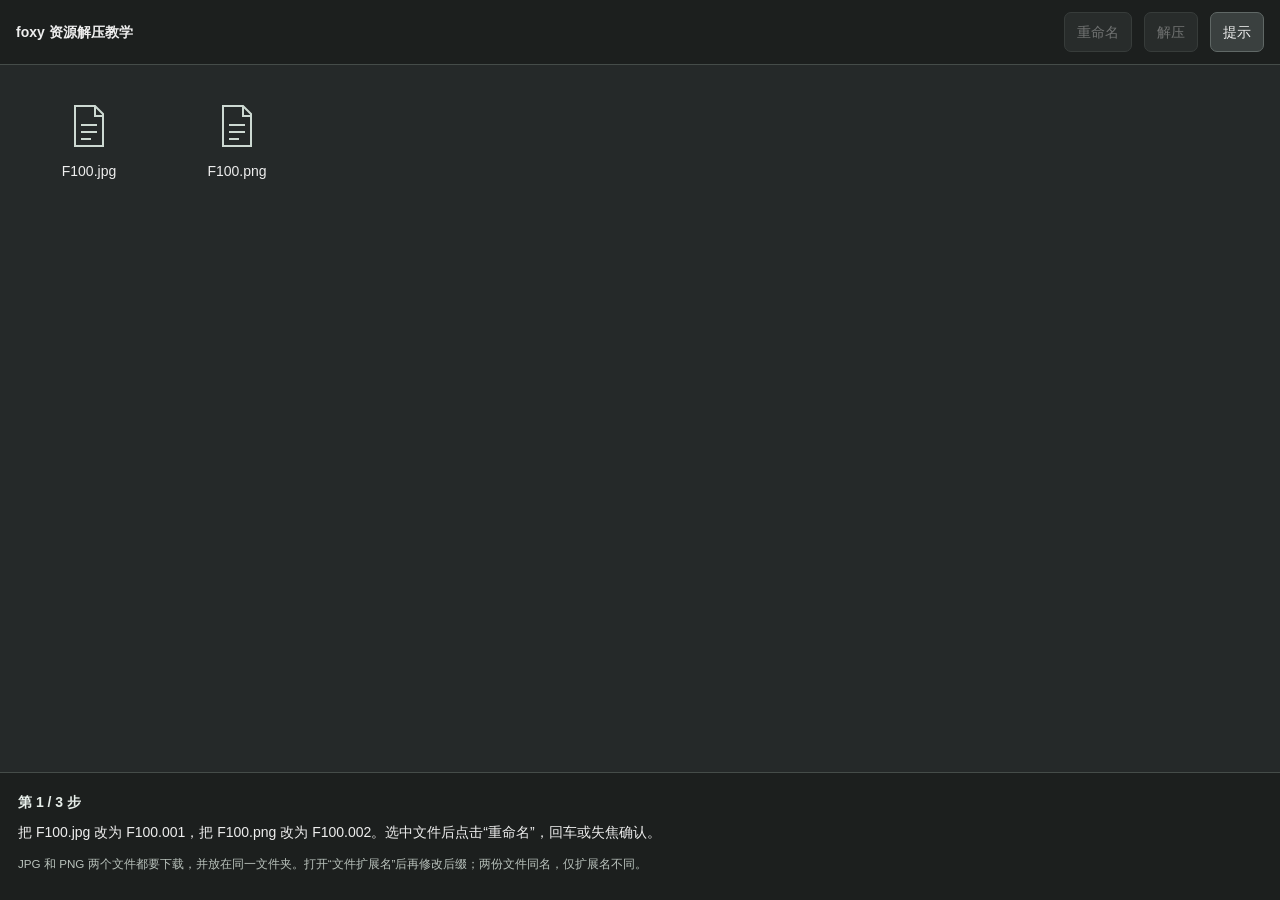
<file: guides/foxy.html>
<!doctype html><html lang="zh-CN"><head><meta charset="utf-8"><meta name="viewport" content="width=device-width,initial-scale=1"><title>foxy 资源解压教学</title><style>
*{box-sizing:border-box}body{margin:0;height:100dvh;min-height:500px;display:flex;flex-direction:column;font:14px/1.6 "Microsoft YaHei",sans-serif;background:#252929;color:#eee}button,input{font:inherit}button{cursor:pointer;border:1px solid #606866;border-radius:7px;background:#3a403f;color:#eee;padding:8px 12px}button:disabled{opacity:.4;cursor:default}button:focus-visible,input:focus-visible{outline:2px solid #eee;outline-offset:2px}header{background:#1c1f1e;padding:12px 16px;border-bottom:1px solid #454c49;display:flex;align-items:center;gap:12px;flex-wrap:wrap}header strong{margin-right:auto}#desktop{flex:1;min-height:160px;padding:24px;display:flex;align-content:flex-start;align-items:flex-start;flex-wrap:wrap;gap:18px;overflow:auto}.file{width:130px;border:1px solid transparent;background:transparent;padding:12px 6px;text-align:center;overflow-wrap:anywhere}.file.selected{background:#424b47;border-color:#81908a}.file svg{display:block;width:48px;height:48px;margin:0 auto 10px;color:#cdd9d2}.file input{width:100%;padding:4px;background:#fff;color:#222;border:1px solid #aaa;border-radius:3px}.task{background:#1c1f1e;padding:18px;border-top:1px solid #454c49}.task p{margin:8px 0}.task strong{color:#e8efeb}small{color:#b9c2bc}#toast{color:#f2d3b1}dialog{background:#343b37;color:#eee;border:2px solid #141916;border-radius:14px;padding:24px;max-width:calc(100% - 24px);width:420px}dialog::backdrop{background:rgba(0,0,0,.6)}dialog h2{font-size:18px;margin-top:0}dialog input{width:100%;padding:10px;margin-bottom:12px;border:1px solid #6c7971;border-radius:7px;background:#202621;color:#fff}.actions{display:flex;gap:8px;flex-wrap:wrap}.error{color:#f2b8ac;min-height:24px}#progress{width:100%}@media(max-width:500px){header{padding:10px}.task{padding:14px}#desktop{padding:16px;gap:10px}.file{width:118px}.task p{font-size:13px}}
</style></head><body><header><strong>foxy 资源解压教学</strong><button id="renameBtn" onclick="startRename()" disabled>重命名</button><button id="extractBtn" onclick="extractSelected()" disabled>解压</button><button onclick="showHint()">提示</button></header><main id="desktop" aria-label="模拟文件夹"></main><section class="task"><strong id="step"></strong><p id="task"></p><small>JPG 和 PNG 两个文件都要下载，并放在同一文件夹。打开“文件扩展名”后再修改后缀；两份文件同名，仅扩展名不同。</small><p id="toast" role="status"></p></section><dialog id="passwordDialog"><form onsubmit="checkPassword(event)"><h2 id="passwordTitle">输入解压密码</h2><p id="passwordHelp"></p><label for="passwordInput">解压密码</label><input id="passwordInput" autocomplete="off" required><p class="error" id="passwordError" role="status"></p><div class="actions"><button type="submit">开始解压</button><button type="button" onclick="document.getElementById('passwordDialog').close()">取消</button></div></form></dialog><dialog id="extractDialog"><h2>正在解压</h2><progress id="progress" max="100" value="0"></progress><p id="extractText"></p></dialog><dialog id="doneDialog"><h2>解压教学完成</h2><p>你已经掌握了 JPG / PNG 分卷改名与两层密码解压。</p><p>第一层密码：foxyfoxy<br>第二层密码：@xinkongkafei</p><button onclick="location.reload()">再练习一次</button><button onclick="this.parentElement.close()">关闭</button></dialog><script>
let stage=1,selected=null,renaming=null,busy=false;
let files=[{id:1,name:'F100.jpg'},{id:2,name:'F100.png'}];
const icon='<svg viewBox="0 0 48 48" fill="none" stroke="currentColor" stroke-width="2"><path d="M10 4h20l8 8v32H10zM30 4v10h8M16 23h16M16 30h16M16 37h10"/></svg>';
const tasks={1:'把 F100.jpg 改为 F100.001，把 F100.png 改为 F100.002。选中文件后点击“重命名”，回车或失焦确认。',2:'分卷已经准备好。选中 F100.001 后点击“解压”，第一层密码是 foxyfoxy。',3:'打开解压出的 F100.7z，再次解压。第二层密码（即二层秘密）是 @xinkongkafei。',4:'教程完成。点击“完成教学.txt”查看你学会的步骤。'};
function render(){const desktop=document.getElementById('desktop');desktop.replaceChildren();for(const f of files){const button=document.createElement('button');button.type='button';button.className='file'+(selected===f.id?' selected':'');button.dataset.id=f.id;button.innerHTML=icon;if(renaming===f.id){const input=document.createElement('input');input.value=f.name;input.setAttribute('aria-label','文件名');button.appendChild(input);let committed=false;const commit=()=>{if(committed)return;committed=true;renameFile(f.id,input.value.trim())};input.addEventListener('keydown',e=>{e.stopPropagation();if(e.key==='Enter'){e.preventDefault();commit()}if(e.key==='Escape'){committed=true;renaming=null;render()}});input.addEventListener('blur',commit);setTimeout(()=>{input.focus();input.select()},0)}else{const label=document.createElement('span');label.textContent=f.name;button.appendChild(label);button.onclick=()=>{selected=f.id;if(stage===4)document.getElementById('doneDialog').showModal();else render()};button.ondblclick=()=>{selected=f.id;if(stage===1)startRename();else extractSelected()}}desktop.appendChild(button)}document.getElementById('renameBtn').disabled=!selected||busy||stage!==1;document.getElementById('extractBtn').disabled=!selected||busy||stage===1||stage===4;document.getElementById('step').textContent=stage<4?'第 '+stage+' / 3 步':'教程完成';document.getElementById('task').textContent=tasks[stage]}
function startRename(){if(!selected||busy)return;renaming=selected;render()}
function renameFile(id,name){renaming=null;const f=files.find(f=>f.id===id);if(!f||!name){render();return}if(files.some(x=>x.id!==id&&x.name===name)){tell('两个分卷的完整文件名不能相同。');render();return}f.name=name;if(files.some(x=>x.name==='F100.001')&&files.some(x=>x.name==='F100.002')){stage=2;tell('两份分卷准备好了。')}else tell('目标文件名为 F100.001 和 F100.002，请注意扩展名。');render()}
function tell(message){document.getElementById('toast').textContent=message}
function showHint(){tell(tasks[stage])}
function extractSelected(){if(busy)return;const f=files.find(f=>f.id===selected);if(!f)return;if(stage===2&&f.name!=='F100.001'){tell('请选择第一个分卷 F100.001，第二个分卷会自动一起读取。');return}if(stage===3&&f.name!=='F100.7z'){tell('请选择刚解压出的 F100.7z。');return}if(![2,3].includes(stage))return;document.getElementById('passwordTitle').textContent=stage===2?'第一层解压密码':'第二层解压密码';document.getElementById('passwordHelp').textContent=stage===2?'解压码：foxyfoxy':'二层秘密：@xinkongkafei';document.getElementById('passwordInput').value='';document.getElementById('passwordError').textContent='';document.getElementById('passwordDialog').showModal();document.getElementById('passwordInput').focus()}
function checkPassword(event){event.preventDefault();const expected=stage===2?'foxyfoxy':'@xinkongkafei';if(document.getElementById('passwordInput').value!==expected){document.getElementById('passwordError').textContent='密码不正确，请按教程提示重新输入。';return}document.getElementById('passwordDialog').close();busy=true;render();const dialog=document.getElementById('extractDialog'),progress=document.getElementById('progress');progress.value=0;dialog.showModal();let p=0;const timer=setInterval(()=>{p+=10;progress.value=p;document.getElementById('extractText').textContent=p+'%';if(p>=100){clearInterval(timer);dialog.close();busy=false;if(stage===2){files.push({id:3,name:'F100.7z'});stage=3;selected=3;tell('第一层解压成功，请继续解压 F100.7z。')}else{files.push({id:4,name:'完成教学.txt'});stage=4;selected=4;tell('两层解压已完成。');document.getElementById('doneDialog').showModal()}render()}},100)}
render();
</script></body></html>
</file>
<file: resource-editor.css>
:root{color-scheme:light;--bg:#f4f5f6;--surface:#fff;--soft:#f5f6f8;--ink:#20262c;--muted:#66717c;--line:#dce1e5;--accent:#285c89;--accent-soft:#eaf1f7;--danger:#a23333;--shadow:0 2px 10px #17243208;font:15px/1.6 system-ui,-apple-system,'Microsoft YaHei',sans-serif}
:root[data-theme=dark]{color-scheme:dark;--bg:#191d21;--surface:#242a30;--soft:#1f252b;--ink:#e7ecf1;--muted:#aab6c1;--line:#3c464f;--accent:#9bc7ed;--accent-soft:#2b4052;--danger:#ffb3b3;--shadow:none}
*{box-sizing:border-box}body{margin:0;background:var(--bg);color:var(--ink)}[hidden]{display:none!important}button,input,textarea,select{font:inherit}button,.file-button,.button-link{display:inline-flex;align-items:center;justify-content:center;gap:6px;min-height:42px;padding:8px 15px;border:1px solid var(--line);border-radius:9px;background:var(--surface);color:var(--ink);cursor:pointer;text-decoration:none;line-height:1.4}button:hover,.file-button:hover{background:var(--soft);border-color:var(--muted)}button:disabled{opacity:.55;cursor:wait}.primary{background:var(--accent);border-color:var(--accent);color:var(--surface);font-weight:650}.primary:hover{background:var(--accent);filter:brightness(.94)}:root[data-theme=dark] .primary{color:#18242e}a{color:var(--accent)}button:focus-visible,a:focus-visible,summary:focus-visible{outline:3px solid var(--accent);outline-offset:3px}input,textarea,select{width:100%;min-height:44px;border:1px solid var(--line);border-radius:8px;padding:10px 12px;background:var(--surface);color:var(--ink);outline:none}input:focus,textarea:focus,select:focus{border-color:var(--accent);box-shadow:0 0 0 3px var(--accent-soft)}textarea{resize:vertical;line-height:1.7}input::placeholder,textarea::placeholder{color:var(--muted);opacity:.9}input[type=checkbox]{width:19px;min-height:19px;height:19px;accent-color:var(--accent)}input[type=file]{position:absolute;width:1px;height:1px;min-height:0;padding:0;opacity:0;overflow:hidden}.file-button:focus-within{outline:3px solid var(--accent);outline-offset:2px}.file-button{position:relative}.topbar{height:72px;display:flex;gap:24px;align-items:center;padding:12px 28px;background:var(--surface);border-bottom:1px solid var(--line)}.back-link{font-size:14px;white-space:nowrap}.brand{display:flex;gap:15px;align-items:baseline;flex:1}.brand strong{font-size:20px}.brand span{font-size:13px;color:var(--muted)}.status{max-width:1440px;margin:0 auto;padding:12px 28px;font-size:14px;color:var(--muted);overflow-wrap:anywhere}.status.error{color:var(--danger)}.workspace{display:grid;grid-template-columns:250px minmax(0,1fr);gap:28px;max-width:1440px;margin:0 auto;padding:0 28px 30px}aside{align-self:start;position:sticky;top:20px}.wide{width:100%}aside details{margin-top:18px;border:1px solid var(--line);border-radius:12px;background:var(--surface);overflow:hidden}summary{cursor:pointer;font-weight:600;padding:12px 0}aside summary{padding:13px 14px;border-bottom:1px solid var(--line)}.search-label{padding:12px;display:block}.search-label span{position:absolute;width:1px;height:1px;overflow:hidden;clip-path:inset(50%)}.resource-list{max-height:62vh;overflow:auto;padding:0 8px 8px}.resource-list button{display:block;text-align:left;width:100%;border:0;background:transparent;padding:10px;white-space:normal;overflow-wrap:anywhere;font-size:13px}.resource-list button small{display:block;color:var(--muted);font-size:11px;margin-top:4px}.resource-list button.selected{background:var(--accent-soft);color:var(--accent)}.aside-note,.hint{font-size:13px;color:var(--muted)}.aside-note{padding:0 8px}.resource-heading{display:flex;align-items:flex-start;gap:20px;justify-content:space-between;margin:2px 0 20px}.eyebrow{margin:0 0 3px;font-size:12px;font-weight:650;color:var(--accent)}h1{font-size:25px;margin:0;line-height:1.4;overflow-wrap:anywhere}code{display:block;font-size:11px;color:var(--muted);margin-top:7px;overflow-wrap:anywhere}.revision,.count{font-size:12px;color:var(--muted);white-space:nowrap}.revision{padding:6px 10px;border:1px solid var(--line);border-radius:20px}.section-nav{display:flex;gap:20px;overflow:auto;border-bottom:1px solid var(--line);margin-bottom:22px;padding-bottom:12px}.section-nav a{font-size:14px;white-space:nowrap;text-decoration:none}fieldset{border:0;padding:0;margin:0;min-width:0}.panel{scroll-margin-top:20px;padding:24px;margin-bottom:22px;border:1px solid var(--line);border-radius:14px;background:var(--surface);box-shadow:var(--shadow)}.section-heading{display:flex;justify-content:space-between;gap:16px;align-items:baseline;flex-wrap:wrap;margin-bottom:18px}h2{font-size:18px;margin:0}h3{font-size:15px;margin:0}.section-heading>span{font-size:12px;color:var(--muted)}.fields{display:grid;grid-template-columns:1fr 1fr;gap:18px}label{display:block;font-size:14px;font-weight:550}label>input,label>textarea,label>select{display:block;margin-top:7px;font-weight:400}.full{grid-column:1/-1}.check{display:flex;align-items:center;gap:8px}.check>input{margin:0}.required{color:var(--muted);font-size:12px;font-weight:400;margin-left:5px}.toolbar{display:flex;gap:10px;align-items:center;flex-wrap:wrap}.folder-label{display:flex;align-items:center;gap:8px;font-size:13px;font-weight:400}.folder-label select{margin:0;width:auto;max-width:190px}.image-card{min-width:0;padding:12px;border:1px solid var(--line);border-radius:10px;background:var(--soft)}.image-preview{width:100%;aspect-ratio:16/9;display:flex;align-items:center;justify-content:center;background:#16191c;border-radius:6px;overflow:hidden;margin-bottom:12px}.image-preview img{display:block;width:100%;height:100%;object-fit:contain}.image-preview span{color:#b3bdc6;font-size:13px}.row-head{display:flex;align-items:center;gap:6px;margin-bottom:12px}.row-head h3{margin-right:auto}.row-head button{min-height:34px;padding:5px 8px;font-size:12px}.danger{color:var(--danger)}.image-card input{font-size:12px}.image-actions{display:flex;gap:8px;margin-top:8px}.image-actions button{min-height:34px;font-size:12px;padding:5px 9px}.subpanel{border:1px solid var(--line);padding:0 16px 14px;border-radius:10px;background:var(--soft);margin-bottom:18px}.subpanel:not([open]){padding-bottom:0}.subpanel label{margin-bottom:12px}.subpanel textarea{background:var(--surface)}.import-item{padding:12px;margin:10px 0;border:1px solid var(--line);border-radius:8px;background:var(--surface);overflow-wrap:anywhere}.import-item p{font-size:13px;margin:5px 0}.link-card{padding:18px;border:1px solid var(--line);border-radius:11px;margin-bottom:18px}.link-card .row-head{margin-bottom:17px}.link-card .row-head small{font-size:10px;color:var(--muted);max-width:140px;overflow:hidden;text-overflow:ellipsis;white-space:nowrap}.link-card label>small{font-weight:400;color:var(--muted)}.quick-code{display:flex;gap:8px;margin-top:8px}.quick-code select{font-size:12px;min-height:35px;padding:5px 8px}.quick-code button{font-size:12px;min-height:35px;white-space:nowrap;padding:5px 9px}.preset-row{display:grid;grid-template-columns:1fr 1fr auto;gap:8px;align-items:end;margin-bottom:12px}.notice{padding:15px 18px;background:var(--accent-soft);border:1px solid var(--line);border-radius:10px;margin-bottom:20px}.notice p{margin:0 0 10px;font-size:14px}.notice button{font-size:13px;margin-right:8px}.empty{padding:55px 25px;text-align:center;border:1px dashed var(--line);border-radius:14px;color:var(--muted)}.empty h1{font-size:23px;color:var(--ink)}body>#locked{max-width:750px;margin:40px auto}.savebar{position:sticky;bottom:0;z-index:20;display:flex;justify-content:space-between;align-items:center;gap:16px;padding:16px 0;background:var(--bg);border-top:1px solid var(--line)}.save-state{min-width:0}.save-state strong{font-size:14px;display:block}.save-state span{display:block;color:var(--muted);font-size:12px}.save-actions{display:flex;flex-wrap:wrap;gap:8px;justify-content:flex-end}.save-actions button,.save-actions .file-button{font-size:13px}.save-actions .primary{min-width:115px}pre{white-space:pre-wrap;overflow-wrap:anywhere;font:12px/1.7 ui-monospace,monospace;max-height:320px;overflow:auto;background:var(--soft);padding:12px;border-radius:8px}#historyList>details{padding:0 0 12px;border-bottom:1px solid var(--line)}#historyList p{font-size:13px;overflow-wrap:anywhere}button.busy{cursor:wait}.contributor .owner-field{display:none!important}
@media(max-width:1000px){.workspace{grid-template-columns:210px minmax(0,1fr);gap:20px;padding:0 20px 24px}.topbar{padding:12px 20px}.panel{padding:20px}.savebar{align-items:flex-start;flex-direction:column;gap:8px}.save-actions{width:100%}.save-state span{display:none}}
@media(max-width:720px){.topbar{height:68px;padding:12px 16px;gap:14px}.brand{display:block}.brand strong{font-size:18px}.brand span{display:block;font-size:11px}.topbar button{font-size:12px;padding:7px 10px;min-height:38px}.back-link{font-size:12px}.status{padding:10px 16px;font-size:12px}.workspace{display:block;padding:0 12px 16px}aside{position:static;margin-bottom:20px}aside details{margin-top:10px}.resource-list{max-height:300px}.aside-note{display:none}.resource-heading{gap:10px;margin-bottom:16px}h1{font-size:21px}.revision{font-size:11px;padding:4px 8px}.section-nav{gap:20px;font-size:13px}.panel{padding:18px 14px;border-radius:11px;margin-bottom:16px}.fields{grid-template-columns:1fr;gap:16px}.section-heading{gap:6px}.section-heading>span{font-size:11px}.link-card{padding:14px 12px}.link-card .row-head{flex-wrap:wrap}.link-card .row-head small{max-width:100px}.preset-row{grid-template-columns:1fr auto}.preset-row label{grid-column:1}.preset-row button{grid-column:2;grid-row:1/3}.savebar{padding:10px 0 max(10px,env(safe-area-inset-bottom));margin:0 -2px}.save-state strong{font-size:12px}.save-actions{gap:6px;flex-wrap:nowrap}.save-actions button,.save-actions .file-button{padding:8px 9px;font-size:12px;min-height:42px}.save-actions .primary{min-width:90px;margin-left:auto}.save-actions .compact{display:inline-flex}.subpanel{padding-left:12px;padding-right:12px}.folder-label{font-size:12px}.row-head button{min-height:36px}.empty{padding:35px 16px}}
@media(prefers-reduced-motion:reduce){*{scroll-behavior:auto!important}}

.image-gallery{display:block}.image-card{padding:0;border:0;background:transparent}.image-preview{position:relative;margin-bottom:14px;aspect-ratio:16/9;border-radius:10px}.image-preview img{object-fit:contain}.image-preview:focus-visible{outline:3px solid var(--accent);outline-offset:3px}
.gallery-arrow{position:absolute;top:0;bottom:0;width:44px;padding:0;border:0;border-radius:0;background:transparent;color:#fff;z-index:2}.gallery-arrow.previous{left:0}.gallery-arrow.next{right:0}.gallery-arrow:hover{background:#0002;border:0}.gallery-arrow:active{background:#0004}.gallery-arrow svg{width:24px;height:30px;fill:none;stroke:currentColor;stroke-width:2.5;stroke-linecap:round;stroke-linejoin:round;filter:drop-shadow(0 1px 2px #000)}
.gallery-replace{position:absolute;bottom:14px;left:50%;transform:translateX(-50%);min-height:38px;padding:7px 16px;border:1px solid #ffffff4d;border-radius:20px;background:#171a1dd9;color:#fff;z-index:3;white-space:nowrap}.gallery-replace:hover{background:#30363de8;border-color:#ffffff80}.gallery-count{position:absolute;bottom:12px;right:12px;border-radius:14px;background:#15181bdb;color:#fff;font-size:12px;padding:3px 10px;pointer-events:none}.image-tools{margin-bottom:12px}.image-preview .image-error{padding:0 50px;text-align:center}
@media(max-width:720px){.gallery-replace{bottom:10px;min-height:36px;font-size:12px;padding:6px 12px}.gallery-count{bottom:10px;right:8px;padding:3px 7px;font-size:11px}}

.embedded-editor .topbar{padding-right:76px}

/* Only the resource editor changes layout. Public cards and image ratios are unchanged. */
.topbar{height:62px;padding:8px 20px;gap:12px}.brand{gap:10px}.brand span{font-size:12px;white-space:nowrap}.editor-close{width:42px;height:42px;min-height:42px;padding:0;flex-shrink:0}.editor-close svg{width:22px;height:22px;fill:none;stroke:currentColor;stroke-width:2;stroke-linecap:round}.embedded-editor .editor-close{display:none}
.status{padding:7px 20px;font-size:12px}.workspace{gap:18px;padding-bottom:90px}.aside-note{display:none}aside details{margin-top:8px}aside summary{padding:9px 12px}#resourceState,#resourceId{display:none}.resource-heading{align-items:center;gap:10px;margin-bottom:12px}.resource-heading h1{font-size:20px;display:-webkit-box;-webkit-box-orient:vertical;-webkit-line-clamp:2;overflow:hidden}.resource-heading .toolbar{gap:6px}.resource-heading .toolbar button{min-height:32px;padding:5px 9px;font-size:12px}.revision{font-size:11px}
.section-nav{position:sticky;top:0;z-index:10;gap:6px;margin:0 0 12px;padding:6px 0;background:var(--bg);overflow:visible}.section-nav button{flex:1;min-height:40px;padding:6px 10px;font-size:13px;white-space:nowrap}.section-nav button[aria-selected=true]{color:var(--accent);border-color:var(--accent);background:var(--accent-soft);font-weight:650}
.panel{padding:16px;margin-bottom:12px}.section-heading{margin-bottom:12px;gap:8px}.section-heading h2{font-size:16px}.section-heading>span{font-size:11px}.fields{gap:12px}label{font-size:13px}label>input,label>textarea,label>select{margin-top:5px}input,textarea,select{padding:8px 10px}#desc{min-height:105px;max-height:240px}.editor-more{margin-top:12px;border-top:1px solid var(--line)}.editor-more summary{font-size:13px;padding:9px 0}.editor-more>label{margin-bottom:10px}.link-card{padding:12px;margin-bottom:12px}.link-card .row-head{margin-bottom:10px}.link-card .fields{grid-template-columns:repeat(2,minmax(0,1fr));gap:10px}.quick-code{display:grid;grid-template-columns:minmax(0,1fr) minmax(100px,.8fr);gap:8px;margin-top:5px}.quick-code input,.quick-code select{margin:0;font-size:13px;min-height:44px;padding:8px;min-width:0}.subpanel{margin-bottom:12px}.subpanel summary{font-size:13px;padding:9px 0}.subpanel textarea{min-height:100px}.hint{margin:7px 0;font-size:12px}.image-tools{margin-bottom:8px}
.savebar{position:fixed;left:0;right:0;bottom:0;padding:10px 20px max(10px,env(safe-area-inset-bottom));margin:0;flex-direction:row;align-items:center;z-index:30;background:var(--surface);box-shadow:0 -2px 10px #0001}.save-state span{display:none}.save-state strong{font-size:12px}.save-actions{width:auto;flex-wrap:nowrap;gap:8px}.draft-tools{position:relative}.draft-tools>summary{list-style:none;min-height:42px;padding:9px 14px;border:1px solid var(--line);border-radius:9px;background:var(--surface);font-size:13px}.draft-tools>summary::-webkit-details-marker{display:none}.draft-tools-menu{position:absolute;bottom:50px;right:0;width:165px;padding:8px;display:grid;gap:6px;border:1px solid var(--line);border-radius:10px;background:var(--surface);box-shadow:0 4px 18px #0002}.draft-tools-menu>*{width:100%}.draft-tools:not([open]) .draft-tools-menu{display:none}
@media(max-width:720px){.topbar{height:58px;padding:7px 12px;gap:8px}.brand{display:flex;align-items:baseline;gap:8px;min-width:0}.brand strong{font-size:18px;white-space:nowrap}.brand span{font-size:10px;overflow:hidden;text-overflow:ellipsis}.topbar #themeButton{font-size:11px;padding:7px 9px;min-height:36px}.status{padding:6px 12px;font-size:11px}.workspace{padding:0 10px 85px}aside{margin-bottom:10px}aside details{margin:0}aside #newResource{display:none}aside summary{font-size:12px;padding:7px 10px}.resource-heading{margin-bottom:8px}.resource-heading h1{font-size:18px}.resource-heading .revision{display:none}.section-nav{padding:5px 0;gap:5px}.section-nav button{font-size:12px;padding:7px 4px;min-height:38px}.panel{padding:12px}.fields{grid-template-columns:repeat(2,minmax(0,1fr));gap:10px}.fields input{min-width:0;width:100%;font-size:14px}.fields textarea{font-size:14px}.full,.fields .check{grid-column:1/-1}.section-heading>span{display:none}.savebar{padding:8px 12px max(8px,env(safe-area-inset-bottom));gap:10px}.save-actions .primary{min-width:96px}.save-actions button,.save-actions .file-button{font-size:13px;padding:8px 12px}.save-state{flex:1}.draft-tools>summary{font-size:12px;padding:10px 12px}.link-card{padding:10px}.row-head{gap:5px}.row-head h3{font-size:13px}.link-card .row-head small{display:none}.link-card .row-head button{min-height:32px;padding:5px 8px;font-size:11px}}

.resource-list-tools{display:flex;gap:6px;padding:0 12px 8px}.resource-list-tools select{min-width:0;flex:1;font-size:12px}.resource-list-tools button{font-size:12px;padding:6px 8px;white-space:nowrap}#draftCount,#listStatus{margin:4px 12px 8px}#newResource[hidden]{display:none!important}@media(max-width:720px){aside #newResource{display:block;margin-bottom:8px}}

#remarkManager{scroll-margin-top:90px}#remarkManager .remark-preset-row{display:grid;grid-template-columns:minmax(120px,1fr) minmax(180px,2fr) auto;align-items:end;gap:10px;margin:12px 0}#remarkManager .remark-preset-row label{display:flex;flex-direction:column;gap:5px}#remarkManager .remark-preset-row textarea{white-space:pre-wrap}#links .quick-remark{display:block;margin-top:8px;width:100%;max-width:100%}@media(max-width:600px){#remarkManager .remark-preset-row{grid-template-columns:1fr auto}#remarkManager .remark-preset-row label{grid-column:1/-1}}
</file>
<file: admin-text-outline.css>
/* Administrator text colors. Public resource cards and page layout are unaffected. */
:root{--admin-text-color:#000}
:root[data-theme="dark"]{--admin-text-color:#fff}
html:root body.resource-editor-page,
html:root body.resource-editor-page *,
html:root body :is(#adminBar,#adminBarBtns,#catPanel,#userQueryPanel,#wordlistPanel,#mailManagePanel,#linkProxyPanel,#proxyManagePanel,#adminAuditPanel,#bannerEditPanel,#shortlinkPanel,#adminDashboard,#memeImageManager,#resourceLinkEditor):is(#adminBar,#adminBarBtns,#catPanel,#userQueryPanel,#wordlistPanel,#mailManagePanel,#linkProxyPanel,#proxyManagePanel,#adminAuditPanel,#bannerEditPanel,#shortlinkPanel,#adminDashboard,#memeImageManager,#resourceLinkEditor),
html:root body :is(#adminBar,#adminBarBtns,#catPanel,#userQueryPanel,#wordlistPanel,#mailManagePanel,#linkProxyPanel,#proxyManagePanel,#adminAuditPanel,#bannerEditPanel,#shortlinkPanel,#adminDashboard,#memeImageManager,#resourceLinkEditor):is(#adminBar,#adminBarBtns,#catPanel,#userQueryPanel,#wordlistPanel,#mailManagePanel,#linkProxyPanel,#proxyManagePanel,#adminAuditPanel,#bannerEditPanel,#shortlinkPanel,#adminDashboard,#memeImageManager,#resourceLinkEditor) *{
 color:var(--admin-text-color)!important;
 -webkit-text-fill-color:currentColor!important;
 -webkit-text-stroke:0!important;
 text-shadow:none!important;
}
html:root body.resource-editor-page input::placeholder,
html:root body.resource-editor-page textarea::placeholder,
html:root body :is(#adminBar,#adminBarBtns,#catPanel,#userQueryPanel,#wordlistPanel,#mailManagePanel,#linkProxyPanel,#proxyManagePanel,#adminAuditPanel,#bannerEditPanel,#shortlinkPanel,#adminDashboard,#memeImageManager,#resourceLinkEditor) input::placeholder,
html:root body :is(#adminBar,#adminBarBtns,#catPanel,#userQueryPanel,#wordlistPanel,#mailManagePanel,#linkProxyPanel,#proxyManagePanel,#adminAuditPanel,#bannerEditPanel,#shortlinkPanel,#adminDashboard,#memeImageManager,#resourceLinkEditor) textarea::placeholder{color:var(--admin-text-color)!important;opacity:.65}
</file>
<file: polls.css>
@charset "UTF-8";
@font-face{font-family:TianxiaoSans;font-weight:400;font-display:swap;src:url(fonts/tianxiao-sans-05c2f42e7bf3.woff2)format("woff2");unicode-range:U+20,U+21,U+22,U+26,U+27,U+28,U+29,U+2A,U+2B,U+2C,U+2D,U+2E,U+2F,U+30,U+31,U+32,U+33,U+34,U+35,U+36,U+37,U+38,U+39,U+3A,U+3F,U+41,U+42,U+43,U+44,U+45,U+46,U+47,U+48,U+49,U+4A,U+4B,U+4C,U+4D,U+4E,U+4F,U+50,U+51,U+52,U+53,U+54,U+55,U+56,U+57,U+58,U+59,U+5A,U+5B,U+5D,U+5F,U+61,U+62,U+63,U+64,U+65,U+66,U+67,U+68,U+69,U+6A,U+6B,U+6C,U+6D,U+6E,U+6F,U+70,U+71,U+72,U+73,U+74,U+75,U+76,U+77,U+78,U+79,U+7A,U+7B,U+7D,U+7E,U+A0,U+B7,U+D7,U+E9,U+3B2,U+2013,U+2014,U+2015,U+201C,U+201D,U+2026,U+2161,U+2500,U+25CB,U+2642,U+2661,U+266A,U+3001,U+3002,U+3005,U+300C,U+300D,U+3010,U+3011,U+301C,U+3042,U+3043,U+3044,U+3046,U+3047,U+3048,U+304A,U+304B,U+304C,U+304D,U+304E,U+304F,U+3050,U+3051,U+3052,U+3053,U+3054,U+3055,U+3056,U+3057,U+3058,U+3059,U+305A,U+305B,U+305D,U+305E,U+305F,U+3060,U+3061,U+3063,U+3064,U+3065,U+3066,U+3067,U+3068,U+3069,U+306A,U+306B,U+306D,U+306E,U+306F,U+3070,U+3071,U+3072,U+3073,U+3075,U+3076,U+3077,U+3078,U+3079,U+307C,U+307E,U+307F,U+3080,U+3081,U+3082,U+3083,U+3084,U+3085,U+3086,U+3087,U+3088,U+3089,U+308A,U+308B,U+308C,U+308D,U+308F,U+3092,U+3093,U+30A1,U+30A2,U+30A3,U+30A4,U+30A5,U+30A6,U+30A7,U+30A8,U+30AA,U+30AB,U+30AC,U+30AD,U+30AE,U+30AF,U+30B0,U+30B1,U+30B2,U+30B3,U+30B4,U+30B5,U+30B7,U+30B8,U+30B9,U+30BA,U+30BB,U+30BC,U+30BE,U+30BF,U+30C0,U+30C1,U+30C3,U+30C4,U+30C6,U+30C7,U+30C8,U+30C9,U+30CA,U+30CB,U+30CD,U+30CE,U+30CF,U+30D0,U+30D1,U+30D2,U+30D3,U+30D4,U+30D5,U+30D6,U+30D7,U+30D8,U+30D9,U+30DA,U+30DB,U+30DC,U+30DD,U+30DE,U+30DF,U+30E0,U+30E1,U+30E2,U+30E3,U+30E4,U+30E5,U+30E6,U+30E7,U+30E9,U+30EA,U+30EB,U+30EC,U+30ED,U+30EF,U+30F3,U+30F4,U+30F5,U+30FB,U+30FC,U+4E00,U+4E07,U+4E09}
@font-face{font-family:TianxiaoSans;font-weight:400;font-display:swap;src:url(fonts/tianxiao-sans-b80a7cd0784b.woff2)format("woff2");unicode-range:U+4E0A,U+4E0B,U+4E0D,U+4E0E,U+4E13,U+4E16,U+4E1A,U+4E1C,U+4E1D,U+4E24,U+4E27,U+4E2A,U+4E2D,U+4E30,U+4E38,U+4E3A,U+4E3B,U+4E3D,U+4E45,U+4E48,U+4E49,U+4E4B,U+4E4E,U+4E50,U+4E59,U+4E5D,U+4E5F,U+4E60,U+4E61,U+4E66,U+4E71,U+4E73,U+4E86,U+4E8B,U+4E8C,U+4E8E,U+4E91,U+4E92,U+4E94,U+4E9A,U+4EA4,U+4EA7,U+4EAB,U+4EB2,U+4EBA,U+4EC0,U+4EC6,U+4EC7,U+4ECA,U+4ECB,U+4ECE,U+4ED5,U+4ED6,U+4ED9,U+4EE3,U+4EE4,U+4EE5,U+4EEC,U+4EF6,U+4EF7,U+4EFB,U+4F0A,U+4F11,U+4F18,U+4F1A,U+4F1D,U+4F20,U+4F2A,U+4F4D,U+4F4F,U+4F50,U+4F53,U+4F55,U+4F5C,U+4F60,U+4F7F,U+4F8D,U+4F9B,U+4FB5,U+4FD7,U+4FDD,U+4FE1,U+4FEE,U+4FFA,U+501F,U+5047,U+505A,U+505C,U+5065,U+5076,U+5077,U+50AC,U+50B2,U+50CF,U+50D5,U+5100,U+5141,U+5143,U+5144,U+5145,U+5148,U+5149,U+514B,U+514D,U+5154,U+5165,U+5168,U+516C,U+516D,U+5170,U+5171,U+5173,U+5175,U+5176,U+5177,U+5178,U+517B,U+517D,U+5185,U+518D,U+5192,U+51AC,U+51B3,U+51B5,U+51CC,U+51E0,U+51E6,U+51FA,U+51FB,U+5206,U+5207,U+5211,U+5212,U+521B,U+521D,U+5229,U+522B,U+5230,U+5236,U+523B,U+524D,U+5251,U+5263,U+5267,U+529B,U+52A0,U+52A1,U+52A8,U+52A9,U+52BF,U+52C7,U+52D9,U+5305,U+5316,U+5317,U+533B,U+5343,U+534E,U+534F,U+5353,U+5355,U+5357,U+5358,U+5361,U+5371,U+5373,U+5374,U+5375,U+5377,U+538B,U+539F,U+53BB,U+53C2,U+53CB,U+53CC,U+53D1,U+53D6,U+53D7,U+53D8,U+53E3,U+53E4,U+53EA,U+53EB,U+53EC,U+53EF,U+53F0,U+53F2}
@font-face{font-family:TianxiaoSans;font-weight:400;font-display:swap;src:url(fonts/tianxiao-sans-8d3b87600f78.woff2)format("woff2");unicode-range:U+53F6,U+53F7,U+53F8,U+5408,U+5409,U+540C,U+540D,U+540E,U+5411,U+5417,U+541B,U+541E,U+5427,U+542B,U+544A,U+5458,U+5468,U+546A,U+547D,U+548C,U+5492,U+5496,U+54C1,U+54C8,U+54CD,U+54E1,U+54E5,U+54E6,U+552F,U+5546,U+554F,U+5561,U+5566,U+559C,U+55B5,U+561B,U+5668,U+56DA,U+56DB,U+56DE,U+56E0,U+56ED,U+56F0,U+56F4,U+56FD,U+5712,U+5723,U+5728,U+5730,U+573A,U+574A,U+574F,U+5750,U+578B,U+57CE,U+57DF,U+57FA,U+5815,U+5821,U+5834,U+5854,U+585E,U+5883,U+589E,U+58CA,U+58EB,U+58F0,U+5904,U+5909,U+590D,U+590F,U+5916,U+591A,U+591C,U+5922,U+5927,U+5929,U+592A,U+592B,U+5931,U+5934,U+5938,U+5939,U+593A,U+5947,U+5948,U+5949,U+594F,U+5951,U+5965,U+5973,U+5974,U+5976,U+5978,U+5979,U+597D,U+5984,U+5988,U+598A,U+5996,U+59B9,U+59BB,U+59C6,U+59C9,U+59CB,U+59D0,U+59D4,U+59E6,U+59EB,U+59EC,U+59FF,U+5A03,U+5A05,U+5A07,U+5A18,U+5A1C,U+5A29,U+5A3C,U+5A5A,U+5B22,U+5B50,U+5B55,U+5B58,U+5B64,U+5B66,U+5B69,U+5B85,U+5B88,U+5B89,U+5B8C,U+5B98,U+5B9A,U+5B9D,U+5B9E,U+5B9F,U+5BA0,U+5BA2,U+5BA4,U+5BAB,U+5BAE,U+5BB6,U+5BBF,U+5BC6,U+5BDD,U+5BDF,U+5BF9,U+5BFB,U+5BFC,U+5BFE,U+5C02,U+5C04,U+5C06,U+5C0F,U+5C11,U+5C14,U+5C31,U+5C3C,U+5C3D,U+5C40,U+5C42,U+5C45,U+5C48,U+5C4B,U+5C55,U+5C5E,U+5C71,U+5C81,U+5C94,U+5C9B,U+5CF6,U+5D29,U+5DDD,U+5DE2,U+5DE5,U+5DE8,U+5DEB,U+5DEE,U+5DF1,U+5DF4,U+5E02,U+5E03,U+5E08,U+5E0C,U+5E26,U+5E2B,U+5E2E,U+5E30,U+5E38,U+5E3D}
@font-face{font-family:TianxiaoSans;font-weight:400;font-display:swap;src:url(fonts/tianxiao-sans-5c691bae4ad8.woff2)format("woff2");unicode-range:U+5E72,U+5E73,U+5E74,U+5E76,U+5E78,U+5E7B,U+5E8A,U+5E93,U+5E94,U+5E95,U+5E97,U+5E9F,U+5EA6,U+5EA7,U+5EB7,U+5EC3,U+5F00,U+5F02,U+5F0A,U+5F0F,U+5F20,U+5F31,U+5F37,U+5F3A,U+5F53,U+5F55,U+5F62,U+5F69,U+5F71,U+5F7C,U+5F81,U+5F85,U+5F8C,U+5F92,U+5F97,U+5FA1,U+5FA9,U+5FB7,U+5FC3,U+5FC5,U+5FC6,U+5FCD,U+5FD9,U+5FE0,U+5FEB,U+6000,U+6001,U+6016,U+601D,U+6025,U+6027,U+602A,U+604B,U+6050,U+606F,U+6076,U+60A6,U+60AA,U+60C5,U+60D1,U+60E7,U+60E9,U+60F3,U+6108,U+6109,U+610F,U+611B,U+611F,U+6124,U+614B,U+6162,U+6170,U+620F,U+6210,U+6211,U+6212,U+6218,U+6226,U+623F,U+6240,U+6249,U+624B,U+624D,U+6253,U+6258,U+626E,U+6270,U+6276,U+627F,U+6280,U+628A,U+6297,U+629A,U+62A4,U+62B1,U+62B5,U+62C9,U+62CD,U+62D8,U+62DF,U+62E5,U+62F3,U+62F7,U+6301,U+6307,U+6309,U+6346,U+6355,U+6362,U+6367,U+6392,U+63A2,U+63A5,U+63A8,U+63D0,U+63F4,U+641E,U+643E,U+6444,U+6469,U+6478,U+64AD,U+64AE,U+64CD,U+652F,U+6539,U+653B,U+653E,U+6545,U+6548,U+654C,U+6557,U+6559,U+6570,U+6574,U+6587,U+6597,U+65AD,U+65AF,U+65B0,U+65B9,U+65C5,U+65CF,U+65E0,U+65E5,U+65E9,U+65F6,U+660E,U+661F,U+6625,U+6628,U+662F,U+665A,U+6668,U+6682,U+6691,U+6697,U+66B4,U+66F2,U+66F4,U+6700,U+6708,U+6709,U+670B,U+670D,U+671B,U+671F,U+6728,U+672A}
@font-face{font-family:TianxiaoSans;font-weight:400;font-display:swap;src:url(fonts/tianxiao-sans-16d4af17c540.woff2)format("woff2");unicode-range:U+672B,U+672C,U+672F,U+673A,U+6742,U+6751,U+675F,U+6765,U+677F,U+6781,U+6784,U+6790,U+6797,U+679A,U+679C,U+67D3,U+67E5,U+6807,U+6821,U+6837,U+6838,U+6839,U+683C,U+6863,U+6885,U+68A6,U+68A8,U+68B0,U+68C0,U+68D2,U+68EE,U+68F2,U+6905,U+690D,U+696D,U+6975,U+697D,U+69A8,U+69D8,U+6A21,U+6A31,U+6A5F,U+6B21,U+6B22,U+6B27,U+6B32,U+6B3E,U+6B4C,U+6B62,U+6B63,U+6B64,U+6B65,U+6B66,U+6B7B,U+6B8B,U+6BCD,U+6BCE,U+6BCF,U+6BD4,U+6C11,U+6C14,U+6C17,U+6C34,U+6C38,U+6C42,U+6C49,U+6C89,U+6C99,U+6CA1,U+6CA6,U+6CBB,U+6CC4,U+6CC9,U+6CCA,U+6CD5,U+6CE2,U+6CE8,U+6CEA,U+6CFD,U+6D01,U+6D0B,U+6D17,U+6D1B,U+6D1E,U+6D3B,U+6D41,U+6D4B,U+6D53,U+6D6A,U+6D77,U+6D88,U+6DA9,U+6DB2,U+6DC0,U+6DEB,U+6DF1,U+6DF7,U+6E05,U+6E0A,U+6E10,U+6E29,U+6E38,U+6E90,U+6EC5,U+6EE1,U+6EE4,U+6F0F,U+6F14,U+6F22,U+6F2B,U+6F5C,U+6F6E,U+6FB1,U+6FC0,U+706B,U+706D,U+706F,U+7075,U+7089,U+70B9,U+70BC,U+70ED,U+7121,U+7136,U+7167,U+719F,U+7206,U+7231,U+7236,U+7247,U+7248,U+724C,U+725B,U+7262,U+7267,U+7269,U+7279,U+72AF,U+72B6,U+72C2,U+72D0,U+72D7,U+72E9,U+72EC,U+72F1,U+72FC,U+730E,U+732B,U+732E,U+7344,U+7363,U+7387,U+738B,U+739B,U+73A9,U+73AF,U+73B0,U+73ED,U+7403,U+7406,U+745E,U+74DC}
@font-face{font-family:TianxiaoSans;font-weight:400;font-display:swap;src:url(fonts/tianxiao-sans-ed3e00ce24c6.woff2)format("woff2");unicode-range:U+7518,U+751C,U+751F,U+7528,U+7530,U+7531,U+7535,U+7537,U+753A,U+753B,U+754C,U+7559,U+7565,U+756A,U+7570,U+7597,U+75AF,U+75C5,U+75F4,U+7656,U+767B,U+767D,U+767E,U+7684,U+76D1,U+76D6,U+76D7,U+76D8,U+76DB,U+76EE,U+76F4,U+76F8,U+770B,U+771F,U+7720,U+773C,U+7740,U+7761,U+77E5,U+77ED,U+7801,U+7814,U+7834,U+793A,U+793E,U+795E,U+796D,U+7981,U+798F,U+79BB,U+79C1,U+79CD,U+79D1,U+79D8,U+79F0,U+79FB,U+7A0B,U+7A74,U+7A76,U+7A7A,U+7A7F,U+7A81,U+7A9F,U+7ACB,U+7AD9,U+7AF9,U+7B11,U+7B26,U+7B2C,U+7B49,U+7B51,U+7B7E,U+7B80,U+7BA1,U+7BC7,U+7C21,U+7C73,U+7C7B,U+7CBE,U+7CFB,U+7D04,U+7D1A,U+7D20,U+7D22,U+7D27,U+7D2B,U+7D42,U+7D50,U+7D76,U+7DBE,U+7DE8,U+7E41,U+7EA2,U+7EA6,U+7EA7,U+7EAA,U+7EAF,U+7EB3,U+7EBF,U+7EC4,U+7EC6,U+7EC7,U+7EC8,U+7ECF,U+7ED1,U+7ED3,U+7ED5,U+7ED8,U+7ED9,U+7EDD,U+7EDF,U+7EE7,U+7EED,U+7EEF,U+7EF4,U+7F16,U+7F18,U+7F1A,U+7F51,U+7F5A,U+7F6E,U+7F8A,U+7F8E,U+7F9E,U+7FA4,U+7FA9,U+7FBD,U+7FFB,U+7FFC,U+8001,U+8005,U+800C,U+8033,U+803B,U+804C,U+8056,U+8089,U+809A,U+80AF,U+80B2,U+80CC,U+80DC,U+80FD,U+8111,U+8131,U+8133,U+8165,U+81EA,U+81F3,U+81F4,U+820E,U+821E,U+8272,U+827E,U+8282,U+8299}
@font-face{font-family:TianxiaoSans;font-weight:400;font-display:swap;src:url(fonts/tianxiao-sans-bb01cd786cd5.woff2)format("woff2");unicode-range:U+82B1,U+82CD,U+82D1,U+82D7,U+82E5,U+82F1,U+8350,U+8389,U+838E,U+83B1,U+83B7,U+83DC,U+83F2,U+840C,U+841D,U+8425,U+8428,U+843D,U+8475,U+8482,U+84BC,U+84DD,U+857E,U+8584,U+85CF,U+8650,U+866B,U+867D,U+8715,U+871C,U+8776,U+8840,U+884C,U+8853,U+8857,U+8863,U+8868,U+88AB,U+88C5,U+88CF,U+897F,U+8981,U+898B,U+899A,U+89C1,U+89C2,U+89C6,U+89C8,U+89C9,U+89D2,U+89E3,U+89E6,U+8A08,U+8A18,U+8A3A,U+8A71,U+8A9E,U+8ABF,U+8B5A,U+8B66,U+8B70,U+8B90,U+8BA1,U+8BA9,U+8BAE,U+8BB0,U+8BB8,U+8BBE,U+8BC4,U+8BC5,U+8BC6,U+8BCA,U+8BD5,U+8BD7,U+8BE5,U+8BED,U+8BF1,U+8BF4,U+8BF7,U+8BFA,U+8C03,U+8C08,U+8C1C,U+8C2D,U+8C6A,U+8D1F,U+8D25,U+8D39,U+8D44,U+8D56,U+8D5E,U+8D64,U+8D70,U+8D77,U+8D85,U+8D8A,U+8DB3,U+8DDF,U+8DEF,U+8DF3,U+8E72,U+8EAB,U+8ECA,U+8F29,U+8F66,U+8F68,U+8F6C,U+8F6F,U+8F7D,U+8F88,U+8F93,U+8FA3,U+8FB1,U+8FBC,U+8FBE,U+8FC7,U+8FCE,U+8FD0,U+8FD1,U+8FD8,U+8FD9,U+8FDB,U+8FDC,U+8FDE,U+8FEB,U+8FF7,U+8FF9,U+8FFD,U+9000,U+9003,U+9006,U+9009,U+900F,U+9014,U+901A,U+901F,U+9020,U+9047,U+904A,U+904E,U+9053,U+9054,U+9057,U+906D,U+906E,U+907A,U+907F,U+9084,U+90A3,U+90AA,U+90CE,U+90E8}
@font-face{font-family:TianxiaoSans;font-weight:400;font-display:swap;src:url(fonts/tianxiao-sans-673650e7b891.woff2)format("woff2");unicode-range:U+90FD,U+914D,U+9152,U+9171,U+9177,U+9192,U+91C7,U+91CC,U+91CD,U+91CE,U+91CF,U+91D1,U+9280,U+9332,U+94F6,U+94FE,U+9501,U+953B,U+9547,U+955C,U+957F,U+9593,U+95A2,U+95C7,U+95EE,U+95F4,U+95F7,U+961F,U+9631,U+9632,U+9634,U+963F,U+9644,U+9650,U+9662,U+9664,U+9669,U+9677,U+967A,U+968E,U+968F,U+9690,U+9694,U+96A0,U+96B6,U+96B7,U+96BE,U+96C4,U+96C5,U+96C6,U+96CC,U+96E2,U+96E3,U+96EA,U+96F7,U+96FB,U+9732,U+9752,U+9759,U+975E,U+9762,U+97F3,U+983C,U+9879,U+987E,U+9891,U+9898,U+989C,U+98A8,U+98CE,U+98DE,U+98DF,U+9928,U+9986,U+9996,U+9999,U+99A8,U+9A0E,U+9A6C,U+9A71,U+9A8C,U+9A91,U+9A97,U+9A9A,U+9AA8,U+9AB0,U+9AD8,U+9AEA,U+9B3C,U+9B45,U+9B54,U+9B8E,U+9C7C,U+9C81,U+9E3D,U+9E97,U+9EC4,U+9ED1,U+9ED2,U+9F99,U+FF01,U+FF08,U+FF09,U+FF0C,U+FF0D,U+FF11,U+FF1A,U+FF1F,U+FF28,U+FF5E}
:root{color-scheme:light;--bg:#edf0f7;--surface:rgba(255,255,255,.95);--raised:#eef1f8;--ink:#333c55;--muted:#606e87;--border:#cfd7e6;--accent:#4e6693;--accent-fill:#5d76a6;--accent-ink:#fff;--accent-soft:#e7edf7;--mint:#386e60;--shadow:0 8px 26px rgba(58,74,112,.09);--veil:rgba(234,240,251,.79);--focus:#758cba;font:15px/1.6 TianxiaoSans,system-ui,-apple-system,"Segoe UI","Microsoft YaHei",sans-serif}
:root[data-theme=dark]{color-scheme:dark;--bg:#202639;--surface:rgba(36,44,64,.96);--raised:#303b52;--ink:#e1e8f7;--muted:#b0bed4;--border:#42516a;--accent:#bccfeb;--accent-fill:#a6bbdc;--accent-ink:#17253e;--accent-soft:#34435b;--mint:#a1d3bd;--shadow:0 10px 30px rgba(5,10,26,.2);--veil:rgba(17,25,44,.83);--focus:#a8bfe9}
*{box-sizing:border-box}
[hidden]{display:none!important}
body{margin:0;background:var(--bg);color:var(--ink);isolation:isolate;min-height:100vh}
body::before{content:"";position:fixed;inset:0;z-index:-1;pointer-events:none;background:linear-gradient(var(--veil),var(--veil)),url("https://img.tian-xiao.com/site-ui/illustration-20261104/desktop-blue.jpg") center 38%/cover no-repeat}
@media(max-width:760px){body::before{background-image:linear-gradient(var(--veil),var(--veil)),url("https://img.tian-xiao.com/site-ui/illustration-20261104/mobile-blue.jpg")}}
button,input,textarea,select{font:inherit}
a{color:inherit;text-underline-offset:4px}
button{border:1px solid var(--border);border-radius:8px;background:var(--raised);color:var(--ink);padding:10px 17px;cursor:pointer;transition:background .18s,border-color .18s,transform .18s}
button:hover{border-color:var(--accent);background:var(--accent-soft)}
button:active{transform:translateY(1px)}
button:disabled{opacity:.5;cursor:default;transform:none}
button.primary{background:var(--accent-fill);border-color:var(--accent-fill);color:var(--accent-ink);font-weight:750}
button.primary:hover:not(:disabled){filter:brightness(1.07)}
button.quiet{background:transparent}
button.icon-button{padding:8px;display:grid;place-items:center;background:transparent}
svg{display:block}
button svg{width:19px;height:19px;fill:none;stroke:currentColor;stroke-width:1.7;stroke-linecap:round;stroke-linejoin:round}
input,textarea,select{width:100%;margin:7px 0 18px;padding:11px 13px;border:1px solid var(--border);border-radius:7px;color:var(--ink);background:var(--bg);min-width:0}
textarea{resize:vertical}
input::placeholder,textarea::placeholder{color:var(--muted);opacity:.8}
label{display:block;font-weight:600;font-size:14px}
h1,h2,h3,p{margin-top:0}
h2,h3{line-height:1.4}
h3{font-size:19px}
button,a,input,textarea,select,summary{-webkit-tap-highlight-color:transparent}
:focus-visible{outline:3px solid var(--focus);outline-offset:4px}
.site-header{backdrop-filter:blur(14px);border-bottom:1px solid var(--border);background:var(--surface)}
.header-inner{max-width:1312px;padding:13px 36px;margin:auto;display:flex;align-items:center;gap:21px;min-height:68px}
.brand{display:flex;gap:11px;align-items:center;text-decoration:none;font-size:18px;font-weight:750;white-space:nowrap}
.brand img{object-fit:contain}
.header-divider{height:22px;width:1px;background:var(--border)}
h1{font-size:14px;font-weight:550;color:var(--muted);margin:0;white-space:nowrap}
.header-actions{margin-left:auto;display:flex;gap:18px;align-items:center;font-size:13px;min-width:0}
#accountName{color:var(--muted);overflow-wrap:anywhere;max-width:180px}
#theme{display:flex;align-items:center;justify-content:center;flex:0 0 32px;width:32px;height:32px;box-sizing:border-box;padding:0;border:1.5px solid var(--border);border-radius:9px;background:var(--surface);color:var(--ink);box-shadow:none;transform:none;transition:background-color .15s;touch-action:manipulation;line-height:1}
#theme:hover{background:var(--raised)}
#theme svg{width:22px;height:22px;stroke-width:1.8}
.back-link{text-decoration:none;color:var(--muted);white-space:nowrap}
.back-link span{margin-left:7px;color:var(--ink)}
main{max-width:1312px;margin:auto;padding:28px 36px max(28px,env(safe-area-inset-bottom))}
#status{font-size:13px;color:var(--mint);padding:11px 15px;background:var(--surface);border:1px solid var(--border);border-radius:8px;margin:0 0 18px;overflow-wrap:anywhere}
#status:empty{display:none}
#status.error{color:#b93f34;border-color:#b93f3466}
:root[data-theme=dark] #status.error{color:#ffab98}
.login-banner{border-radius:12px;background:var(--surface);display:flex;justify-content:space-between;gap:16px;align-items:center;font-size:13px;border:1px solid var(--border);padding:10px 16px;margin:0 0 18px;color:var(--muted)}
.login-banner a{font-weight:650;text-decoration:none;color:var(--accent);white-space:nowrap}
.login-banner a span{margin-left:12px}
.activity-sidebar{padding:18px;border-radius:18px;background:var(--surface);border:1px solid var(--border);box-shadow:var(--shadow)}
.workspace{display:grid;grid-template-columns:250px minmax(0,1fr);gap:24px;align-items:start}
.section-label{display:flex;align-items:center;justify-content:space-between;gap:12px;margin:0 0 12px}
.section-label h2{margin:0;font-size:15px}
.section-label h2 span{color:var(--muted);font-family:ui-monospace,monospace;font-size:12px;margin-left:6px}
.section-label .icon-button{border-color:transparent}
#pollList{display:grid;gap:8px}
#pollList button{position:relative;text-align:left;padding:17px 16px 17px 22px;background:transparent;border-color:transparent;border-radius:9px;overflow-wrap:anywhere}
#pollList strong{font-size:14px;font-weight:650;display:block;line-height:1.5}
#pollList small{display:block;font-size:11px;line-height:1.8;color:var(--muted);margin-top:8px}
#pollList button:before{content:"";position:absolute;width:5px;height:5px;left:10px;top:24px;background:var(--muted);border-radius:50%}
#pollList button[data-phase=voting]:before{background:var(--mint)}
#pollList button[data-phase=submission]:before{background:var(--accent)}
#pollList button:hover{background:var(--raised)}
#pollList button[aria-current=true]{border-color:var(--border);background:var(--accent-soft)}
#pollList button[aria-current=true] strong{color:var(--accent)}
.list-empty{padding:14px 3px;font-size:12px;color:var(--muted)}
#detail{min-width:0}
.panel{background:var(--surface);border:1px solid var(--border);border-radius:18px;padding:25px;margin:0 0 20px;box-shadow:var(--shadow)}
.poll-heading{position:relative;display:block;border-top:0;padding:23px 26px}
.poll-heading>div{min-width:0}
.poll-topline,.poll-facts{display:flex;gap:8px 14px;align-items:center;justify-content:space-between;flex-wrap:wrap}
.poll-topline .reload{color:var(--muted);border-color:transparent}
.poll-stats{display:flex;gap:0;margin:18px 0 14px}
.poll-stat{padding:0 22px;border-left:1px solid var(--border);display:flex;flex-direction:column-reverse;align-items:flex-start;min-width:0}
.poll-stat:first-child{padding-left:0;border:0}
.poll-stat strong{font-size:22px;line-height:1.2;font-variant-numeric:tabular-nums}
.poll-stat small{font-size:12px;color:var(--muted);margin-top:5px}
.poll-facts{border-top:1px solid var(--border);padding-top:11px;justify-content:flex-start}
.poll-facts .meta{margin:0}
.phase{font-size:11px;color:var(--accent);background:var(--accent-soft);padding:4px 10px;border-radius:4px;display:inline-block;font-weight:700}
.poll-heading[data-phase=voting] .phase{color:var(--mint);background:color-mix(in srgb,var(--mint) 12%,transparent)}
.poll-heading[data-phase=closed]{border-top-color:var(--muted)}
.poll-heading[data-phase=closed] .phase{color:var(--muted);background:var(--raised)}
.title{margin:12px 0 6px;font-size:clamp(23px,2.1vw,31px);letter-spacing:.015em;overflow-wrap:anywhere}
.description{font-size:14px;color:var(--muted);line-height:1.8;white-space:pre-wrap;overflow-wrap:anywhere;margin:0 0 16px}
.description:empty{display:none}
.meta{font-size:12px;color:var(--muted);margin-bottom:16px}
.rule-summary{font-size:12px;color:var(--muted)}
.deadline{color:var(--accent);font-size:12px;margin:7px 0 0;font-variant-numeric:tabular-nums}
.reload{flex-shrink:0;background:transparent;padding:6px 12px;font-size:12px}
.manage{padding:0}
.manage details>summary{display:flex;list-style:none;justify-content:space-between;gap:12px;padding:18px 22px;cursor:pointer;font-size:13px;font-weight:650}
.manage details>summary::-webkit-details-marker{display:none}
.admin-dot{display:inline-block;width:6px;height:6px;background:var(--accent);border-radius:50%;vertical-align:middle;margin-right:10px}
.summary-note{color:var(--muted);font-size:11px;font-weight:400}
.summary-note>span{margin-left:12px}
.manage-fields{padding:8px 22px 22px}
.manage-fields>h3{display:none}
.manage details[open]>summary{border-bottom:1px solid var(--border);margin-bottom:18px}
.form-heading{display:flex;justify-content:space-between;align-items:center;gap:16px;margin-bottom:23px}
.form-heading h2,.form-heading h3{margin:0;font-size:21px}
.form-badge{font-size:11px;border:1px solid var(--border);border-radius:20px;padding:4px 11px;white-space:nowrap;color:var(--muted)}
.form-grid{display:grid;grid-template-columns:2fr 1fr;gap:0 22px}
.full{grid-column:1/-1}
.vote-rules{margin:8px 0 22px;padding:20px;border:1px solid var(--border);border-radius:8px;min-inline-size:0;display:grid;grid-template-columns:1fr 1fr;gap:0 22px}
.vote-rules legend{font-size:13px;font-weight:700;padding:0 8px}
.choice-bounds{display:grid;grid-template-columns:1fr 1fr;gap:14px}
.check-label{display:flex;gap:9px;align-items:center;margin-bottom:18px;align-self:center;font-size:13px;font-weight:400}
.vote-rules .rules-lock{grid-column:1/-1;margin:0}
.form-footer{display:flex;justify-content:space-between;align-items:center;gap:20px}
.form-footer p{margin:0}
.hint{font-size:12px;color:var(--muted)}
.upload-zone{border:1px dashed var(--border);background:var(--bg);padding:17px 18px;border-radius:8px;margin-bottom:16px;color:var(--muted);font-size:12px}
.upload-zone input{padding:0;border:0;margin:10px 0 0;background:transparent;font-size:12px}
.upload-zone input::file-selector-button{font:inherit;color:var(--ink);background:var(--raised);border:1px solid var(--border);border-radius:5px;padding:7px 11px;margin-right:12px;cursor:pointer}
.submission-previews{display:grid;grid-template-columns:repeat(4,minmax(0,1fr));gap:10px}
.submission-previews figure{margin:0;min-width:0}
.submission-previews img{width:100%;height:120px;object-fit:contain;background:var(--bg);border:1px solid var(--border);border-radius:6px;display:block}
.submission-previews button{font-size:11px;padding:5px 2px;width:100%;margin-top:6px;background:transparent}
.image-count{margin:9px 0}
.nominate>button{margin-top:8px}
.candidates-heading{display:flex;align-items:center;justify-content:space-between;gap:20px;margin:28px 0 17px}
.candidates-heading h3{display:flex;align-items:center;gap:6px;margin:0;font-size:19px;white-space:nowrap}
.candidates-heading h3::before,.section-label h2::before{content:"";display:inline-block;width:4px;height:.95em;border-radius:4px;background:var(--accent-fill);vertical-align:-1px;margin-right:5px}
.entry-count{font:12px ui-monospace,monospace;color:var(--muted);margin-left:8px}
.participation{font-size:12px;color:var(--muted);margin:0;text-align:right;overflow-wrap:anywhere}
.result-notice{margin:0 0 18px}
.result-notice:empty{display:none}
.entries{display:grid;grid-template-columns:repeat(2,minmax(0,1fr));gap:20px;align-items:start}
.entry{border:1px solid var(--border);border-radius:18px;background:var(--surface);overflow:hidden;box-shadow:var(--shadow);transition:border-color .2s,box-shadow .2s,transform .2s}
.entry:hover{border-color:var(--muted);transform:translateY(-2px)}
.entry.selected{border-color:var(--accent);box-shadow:0 0 0 2px var(--accent)}
.entry img{width:100%;height:200px;object-fit:contain;display:block;background:var(--bg)}
.gallery-main{display:block;width:100%;padding:0;border:0;border-bottom:1px solid var(--border);border-radius:0;background:var(--bg);cursor:zoom-in}
.gallery-main:active{transform:none}
.entry .entry-body{padding:20px}
.entry h3{font-size:18px;line-height:1.5;margin:0 0 9px;overflow-wrap:anywhere}
.entry-meta{display:flex;gap:4px 10px;flex-wrap:wrap;align-items:center;font-size:12px;color:var(--muted);margin:0 0 14px}
.size-tag{border:1px solid var(--border);border-radius:5px;background:var(--raised);padding:1px 6px}
.gallery-thumbs{display:grid;grid-template-columns:repeat(4,minmax(0,1fr));gap:6px;padding:9px;border-bottom:1px solid var(--border)}
.gallery-thumbs button{padding:0;border-radius:4px;overflow:hidden}
.gallery-thumbs button[aria-pressed=true]{outline:2px solid var(--accent);outline-offset:0}
.entry .gallery-thumbs img{height:40px;object-fit:contain}
.vote-row{display:flex;align-items:center;justify-content:space-between;gap:12px;flex-wrap:wrap}
.vote-row strong{font-size:17px;font-variant-numeric:tabular-nums;font-weight:700}
.vote-choice{display:flex;align-items:center;gap:8px;font-size:12px;padding:7px 12px;border:1px solid var(--border);border-radius:6px;cursor:pointer;background:var(--bg);font-weight:500}
.entry.selected .vote-choice{border-color:var(--accent);background:var(--accent-soft);color:var(--accent)}
.vote-choice:has(input:disabled){cursor:default;opacity:.65}
input[type=checkbox],input[type=radio]{width:17px;height:17px;flex-shrink:0;margin:0;padding:0;accent-color:var(--accent-fill)}
.ballot-actions{position:sticky;bottom:16px;z-index:5;display:grid;grid-template-columns:1fr auto;align-items:center;gap:4px 20px;margin:24px 0 16px;padding:16px 22px;border:1px solid var(--border);border-radius:10px;background:var(--surface);box-shadow:0 6px 30px #0002}
.selection-count{margin:0;font-size:13px;font-weight:650}
.actions{display:flex;gap:9px}
.ballot-actions>.hint{margin:0;grid-column:1/-1;font-size:11px}
.candidates-empty{grid-column:1/-1;border:1px solid var(--border);border-radius:10px;text-align:center;background:var(--surface);padding:38px 20px}
.empty-candidate-title{font-size:17px;font-weight:650}
.candidates-empty p{font-size:12px;color:var(--muted);margin:9px 0 0}
.empty{padding:36px;text-align:center;color:var(--muted)}
.image-dialog-heading{display:flex;justify-content:space-between;align-items:center;gap:16px;margin-bottom:14px;font-size:14px}
#imageDialog{width:min(960px,calc(100% - 28px));max-height:calc(100vh - 28px);max-height:calc(100dvh - 28px);padding:16px;margin:auto;border:1px solid var(--border);border-radius:12px;background:var(--surface);color:var(--ink)}
#imageDialog::backdrop{background:#080c12da}
#imageCaption{overflow-wrap:anywhere}
#closeImage{font-size:24px;line-height:1;flex-shrink:0}
#largeImage{display:block;width:100%;max-height:70vh;object-fit:contain;background:var(--bg)}
.image-navigation{display:flex;justify-content:space-between;gap:16px;margin-top:12px}
.ballot-actions{position:static}
@media(max-width:1050px){.header-inner{padding:15px 24px}
.back-link{display:none}
main{padding:24px}
.workspace{grid-template-columns:200px minmax(0,1fr);gap:22px}
.entries{gap:14px}
.entry .entry-body{padding:16px}
.entry h3{font-size:16px}
.poll-heading{padding:23px}
.title{font-size:24px}
.vote-rules{grid-template-columns:1fr}
.candidates-heading{display:block}
.participation{text-align:left;margin-top:7px}}
@media(max-width:760px){.header-inner{padding:13px 18px;gap:12px;min-height:68px}
.brand{font-size:16px;gap:8px}
.brand img{width:29px;height:29px}
h1{font-size:12px}
.header-actions{gap:8px}
#accountName{font-size:11px;max-width:100px}

main{padding:18px 18px max(26px,env(safe-area-inset-bottom))}
.workspace{display:block}
.activity-sidebar{margin-bottom:16px;padding:13px}
.section-label{margin-bottom:7px}
#pollList{display:flex;gap:8px;overflow:auto;padding:2px 2px 8px;scroll-snap-type:x proximity}
#pollList button{flex:0 0 225px;scroll-snap-align:start;padding:13px 12px 13px 22px;background:var(--surface);border-color:var(--border)}
#pollList button:before{top:21px}
#pollList strong{font-size:12px}
#pollList small{font-size:10px;margin-top:6px}
#pollList button[aria-current=true]{border-color:var(--accent)}
.empty-mode #pollList{display:none}
.empty-mode .activity-sidebar{margin-bottom:12px}
.login-banner{font-size:11px;margin-bottom:22px}
.title{font-size:24px}
.poll-heading{padding:23px}
.panel{padding:21px}
.manage{padding:0}
.poll-heading .reload{font-size:11px}
.vote-rules{grid-template-columns:1fr 1fr;gap:0 16px;padding:16px}
.rule-summary,.deadline{font-size:11px}
.description{font-size:12px}
.meta{font-size:11px}
.form-heading h2,.form-heading h3{font-size:19px}
.form-grid{grid-template-columns:2fr 1fr;gap:0 16px}
.hint{font-size:11px}
.entry img{height:155px}
.entry .gallery-thumbs img{height:32px}
.ballot-actions{bottom:max(12px,env(safe-area-inset-bottom));padding:14px 17px;gap:6px 12px}
.ballot-actions .hint{font-size:10px}
.selection-count{font-size:11px}
.actions button{font-size:12px;padding:9px 13px}
.candidates-heading{margin-top:25px}}
@media(max-width:560px){.header-divider{display:none}
h1{display:block;font-size:12px}
.header-actions{margin-left:auto}
#accountName{max-width:130px}
.panel{padding:20px}
.poll-heading{gap:10px}
.title{font-size:22px}
.poll-heading .reload{padding:5px 9px}
.vote-rules{grid-template-columns:1fr}
.form-grid{grid-template-columns:1fr}
.form-footer{align-items:stretch;flex-direction:column;gap:13px}
.form-footer button{width:100%}
.manage{padding:0}
.manage-fields{padding:4px 18px 18px}
.manage details>summary{padding:16px 18px}
.entries{grid-template-columns:1fr;gap:18px}
.entry .gallery-main img{height:200px}
.entry .gallery-thumbs img{height:40px}
.entry .entry-body{padding:18px 20px}
.entry h3{font-size:18px}
.submission-previews{grid-template-columns:repeat(2,minmax(0,1fr))}
.submission-previews img{height:110px}
.ballot-actions{grid-template-columns:1fr;gap:9px}
.ballot-actions .actions{width:100%}
.ballot-actions button{flex:1}
.ballot-actions>.hint{font-size:10px}
.candidates-heading h3{font-size:15px}
.participation{font-size:11px}
.form-badge{font-size:10px}
.vote-choice{font-size:12px}
.brand{font-size:15px}
.header-inner{gap:8px}}
@media(max-width:350px){#accountName{max-width:90px}
.header-inner{padding-inline:14px}
main{padding-inline:14px}}
@media(prefers-reduced-motion:reduce){*,*::before,*::after{transition:none!important;animation:none!important;scroll-behavior:auto!important}
.entry:hover{transform:none}}
#newPoll{margin:12px 0 0;width:100%;padding:8px}
.empty-mascot{display:block;object-fit:contain;margin:0 auto 12px}
.empty-state{padding:clamp(30px,5vw,62px) 22px;border:1px solid var(--border);box-shadow:var(--shadow);border-radius:18px;background:var(--surface);text-align:center}
.empty-title{font-size:18px;margin:0 0 6px;line-height:1.5}
.empty-description{font-size:13px;line-height:1.8;color:var(--muted);margin:0}

.poll-carousel{position:relative;isolation:isolate;width:min(100%,900px);margin:0 auto 24px;border:1px solid var(--border);border-radius:12px;overflow:hidden;background:var(--surface)}
.carousel-visual{height:280px;display:grid;place-items:center;background:var(--raised)}
#pollCarouselImage{display:block;width:100%;height:100%;min-height:0;object-fit:contain}
.carousel-hint{margin:0;padding:20px 20px 65px;color:var(--muted);font-size:13px;text-align:center}
.carousel-bottom{position:absolute;inset:auto 12px 12px;display:flex;align-items:flex-end;justify-content:space-between;gap:12px;pointer-events:none}
.carousel-tools{display:flex;gap:6px;flex-shrink:0;padding:5px;border:1px solid var(--border);border-radius:9px;background:var(--surface);pointer-events:auto;box-shadow:0 2px 10px #0001}
.carousel-tools button{padding:6px 12px;font-size:12px;line-height:1.5;white-space:nowrap;border-radius:5px}
.carousel-indicators{display:flex;align-items:center;justify-content:flex-end;gap:10px;min-width:0;pointer-events:auto;padding:5px 9px;border:1px solid var(--border);border-radius:8px;background:var(--surface);margin-left:auto}
.carousel-dots{display:flex;flex-wrap:wrap;justify-content:flex-end;gap:0;max-width:360px}
.carousel-dots button{display:grid;place-items:center;width:18px;height:24px;border:0;border-radius:0;padding:0;background:transparent}
.carousel-dots button::before{content:"";width:6px;height:6px;border-radius:50%;background:var(--muted);opacity:.45}
.carousel-dots button[aria-pressed=true]::before{background:var(--accent);opacity:1}
#carouselPosition{font-size:11px;font-variant-numeric:tabular-nums;color:var(--ink);white-space:nowrap}
.carousel-arrow{position:absolute;top:50%;transform:translateY(-50%);display:grid;place-items:center;width:32px;height:42px;padding:0;border:1px solid var(--border);border-radius:7px;background:var(--surface);color:var(--ink);font-size:21px;line-height:1;box-shadow:0 2px 8px #0001}
.carousel-arrow:active{transform:translateY(-50%)}
#carouselPrevious{left:12px}#carouselNext{right:12px}
@media(max-width:760px){.carousel-visual{height:230px}.poll-carousel{margin-bottom:20px}}
@media(max-width:560px){.carousel-visual{height:200px}.carousel-bottom{inset:auto 8px 8px;gap:8px}.carousel-tools{gap:4px;padding:4px}.carousel-tools button{padding:5px 9px;font-size:11px}.carousel-dots{display:none}.carousel-indicators{padding:6px 8px}.carousel-arrow{width:28px;height:36px;font-size:18px}#carouselPrevious{left:8px}#carouselNext{right:8px}}

@media(max-width:560px){.poll-stat{padding-inline:13px}.poll-stat strong{font-size:19px}.vote-choice{min-height:38px}.candidates-heading{background:var(--surface);padding:10px 13px;border:1px solid var(--border);border-radius:12px}}

.workspace.empty-mode{display:block;max-width:900px;margin-inline:auto}
.empty-mode .activity-sidebar{display:flex;align-items:center;gap:16px;border-radius:18px 18px 0 0;box-shadow:none;margin:0}
.empty-mode .section-label{flex:1;margin:0}
.empty-mode #pollList{display:none}
.empty-mode #newPoll{margin:0;width:auto}
.empty-mode .empty-state{border-top:0;border-radius:0 0 18px 18px}
@media(min-width:960px){
 .poll-heading{display:grid;grid-template-columns:minmax(0,1fr) auto;column-gap:18px;align-items:center}
 .poll-topline,.poll-facts,.deadline{grid-column:1/-1}
 .poll-heading .title,.poll-heading .description{grid-column:1}
 .poll-heading .poll-stats{grid-column:2;grid-row:2 / span 2;margin:14px 0 16px}
 .poll-heading .poll-stat{padding-inline:16px}
 .poll-heading .poll-facts{margin-top:8px}
}
@media(max-width:760px){
 .activity-sidebar:has(#pollList>button:only-child[aria-current=true]) #pollList{display:none}
 .activity-sidebar:has(#pollList>button:only-child[aria-current=true]) .section-label{margin:0}
}

#voteCheck {width:min(380px,calc(100vw - 28px));max-height:calc(100dvh - 28px);overflow:auto;margin:auto;padding:18px;border:1px solid var(--border);border-radius:18px;background:var(--surface);color:var(--ink);box-shadow:var(--shadow)}
#voteCheck::backdrop {background:rgba(16,24,43,.57)}
#voteCheck h2 {font-size:19px;margin:0}
#votePrompt {font-weight:650;margin:10px 0}
#voteHint {color:var(--muted);margin:10px 0;font-size:13px}
#votePictures {display:grid;grid-template-columns:1fr 1fr;gap:8px}
#votePictures button {display:grid;place-items:center;min-width:0;aspect-ratio:1;padding:4px;background:var(--raised);overflow:hidden}
#votePictures img {width:100%;height:100%;min-height:0;object-fit:contain}
#voteCheck .actions {display:flex;justify-content:flex-end;gap:8px}

/* The parent panel supplies a close button at the end of this bar. */
.poll-embedded .site-header{position:sticky;top:0;z-index:8}
.poll-embedded .header-inner{padding-right:calc(66px + env(safe-area-inset-right,0px))}
.poll-embedded .back-link{display:none}
</file>
